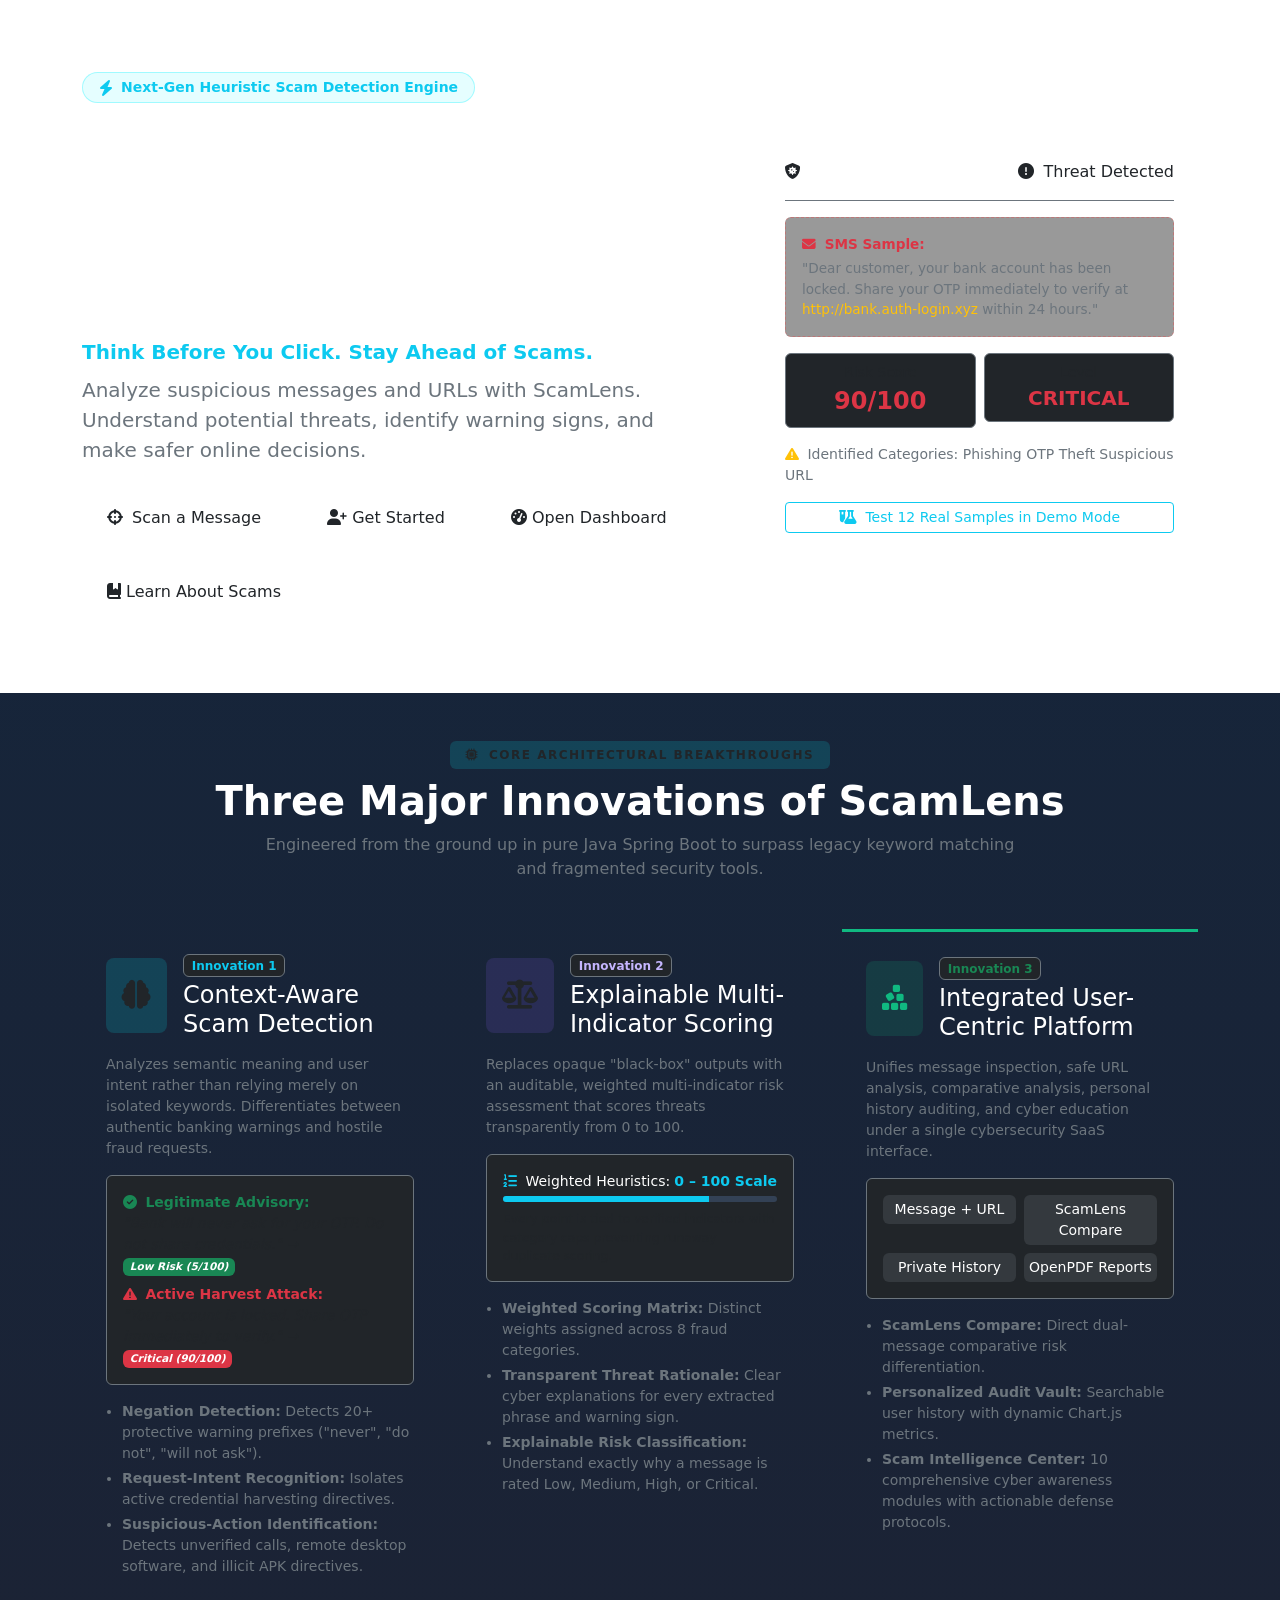
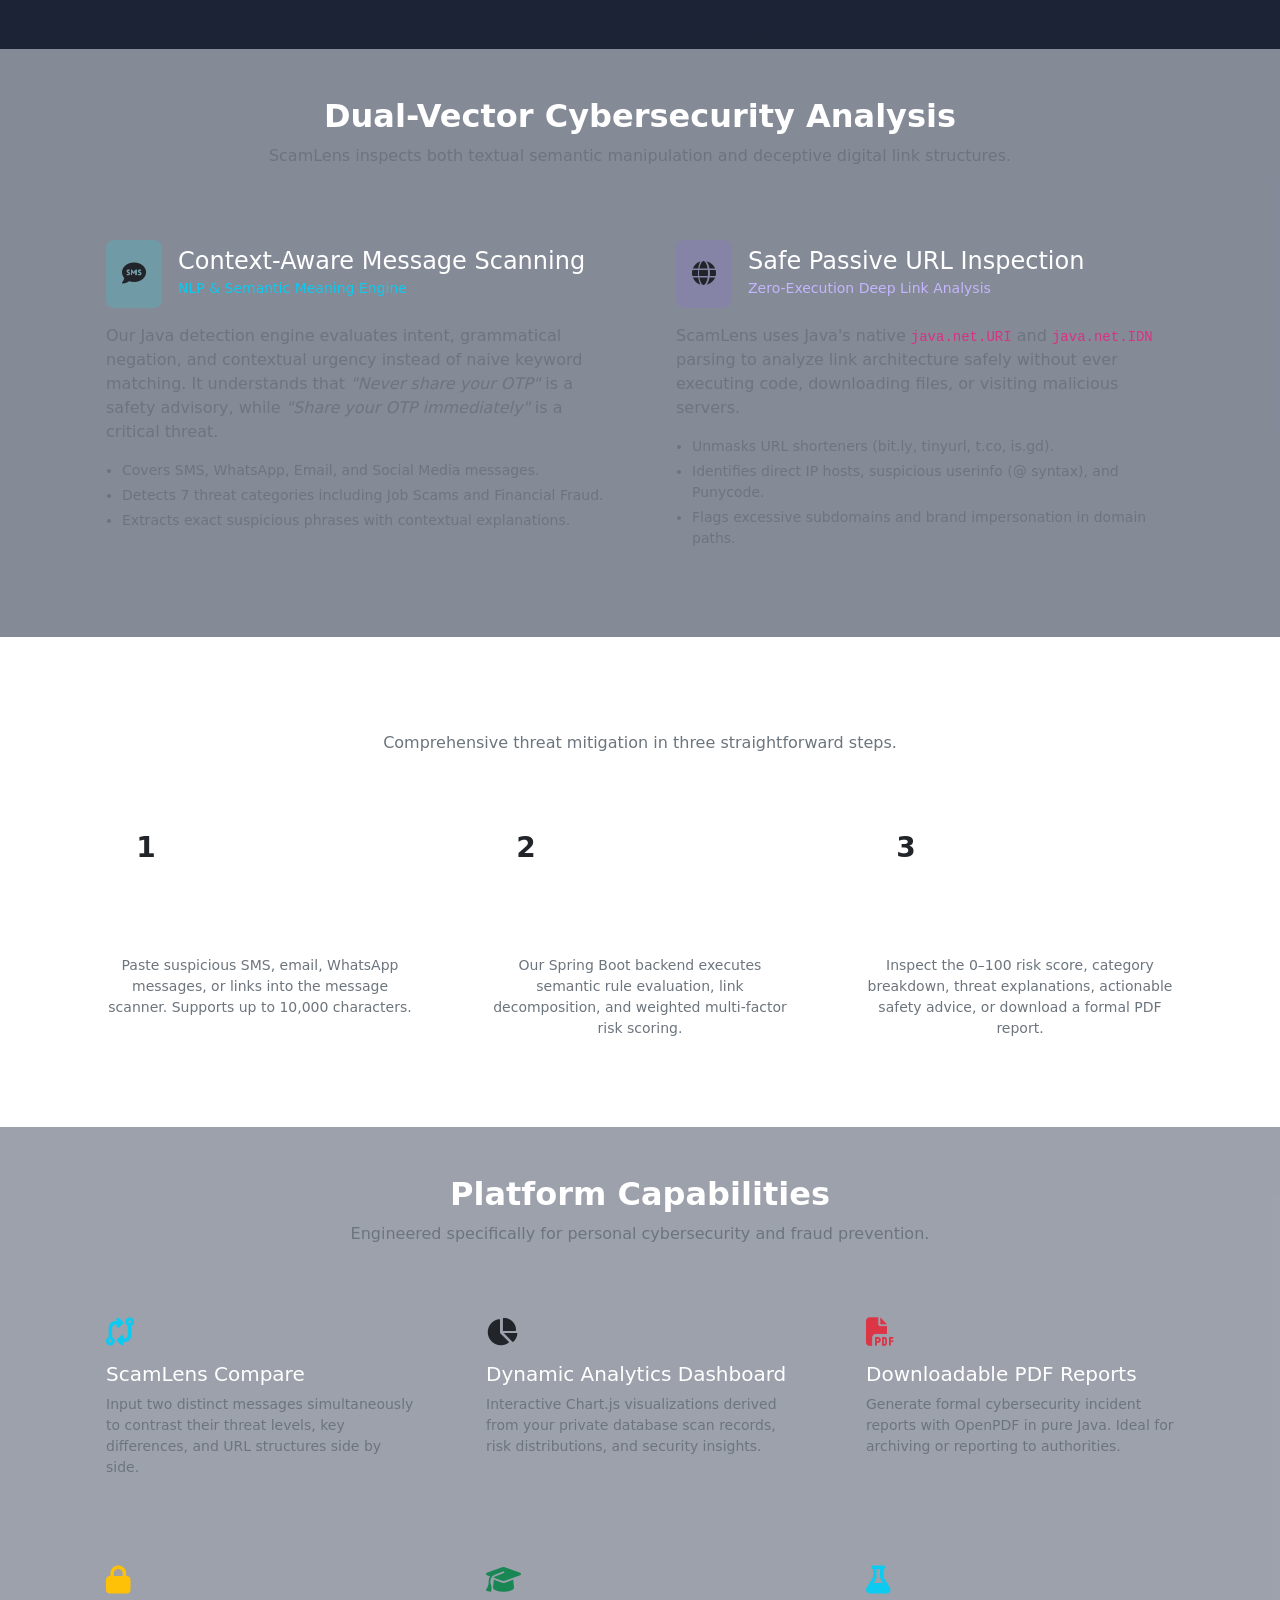
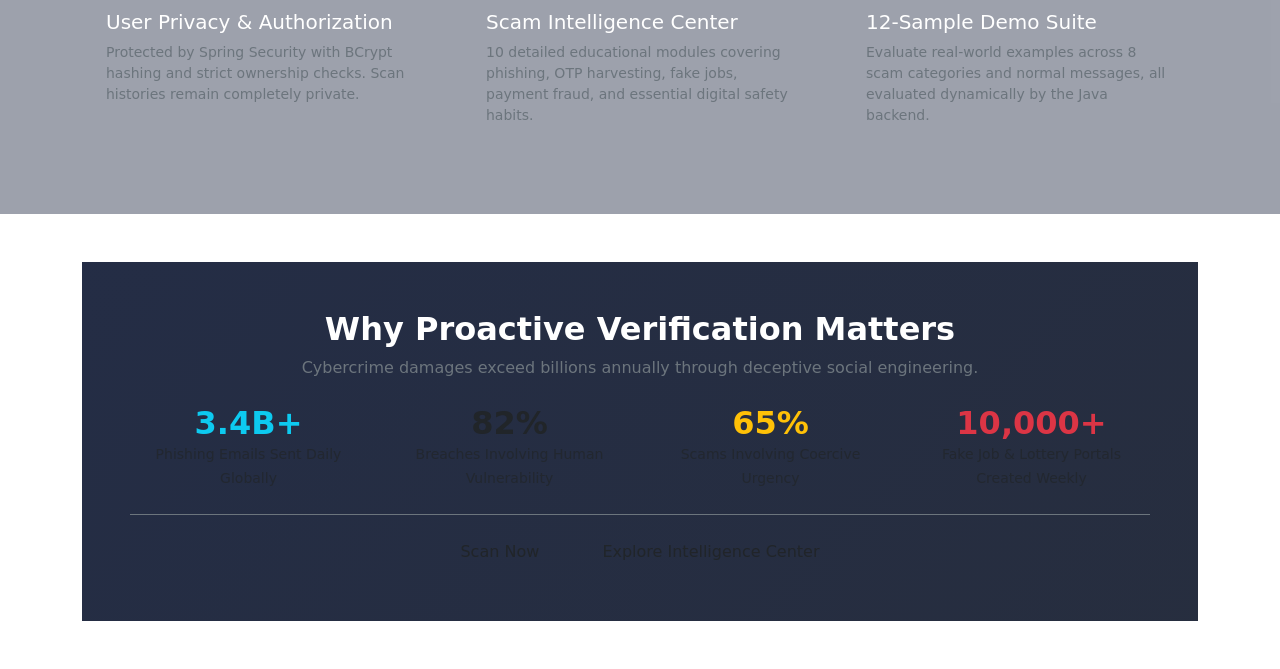
<file: src/main/resources/templates/index.html>
<!DOCTYPE html>
<html xmlns:th="http://www.thymeleaf.org" xmlns:sec="http://www.thymeleaf.org/extras/spring-security" lang="en">
<head>
    <meta charset="UTF-8">
    <meta name="viewport" content="width=device-width, initial-scale=1.0">
    <title>ScamLens - Intelligent Scam Detection & Cybersecurity Analysis Platform</title>
    <!-- Bootstrap 5 CSS -->
    <link href="https://cdn.jsdelivr.net/npm/bootstrap@5.3.2/dist/css/bootstrap.min.css" rel="stylesheet">
    <!-- Font Awesome 6 -->
    <link href="https://cdnjs.cloudflare.com/ajax/libs/font-awesome/6.5.1/css/all.min.css" rel="stylesheet">
    <!-- Custom Cyber CSS -->
    <link rel="stylesheet" th:href="@{/css/styles.css}">
</head>
<body>

<!-- Navbar -->
<div th:replace="~{fragments/navbar :: navbar}"></div>

<!-- Hero Section -->
<section class="py-5 my-lg-4 position-relative">
    <div class="container">
        <div class="row align-items-center g-5">
            <div class="col-lg-7">
                <div class="d-inline-flex align-items-center gap-2 px-3 py-1 mb-3 rounded-pill" style="background: rgba(0, 240, 255, 0.1); border: 1px solid rgba(0, 240, 255, 0.3);">
                    <i class="fa-solid fa-bolt text-info"></i>
                    <span class="small text-info fw-semibold">Next-Gen Heuristic Scam Detection Engine</span>
                </div>
                <h1 class="display-4 fw-bold text-white mb-3">
                    Detect Scams Before <span style="background: linear-gradient(135deg, var(--accent-cyan), var(--accent-purple)); -webkit-background-clip: text; -webkit-text-fill-color: transparent;">They Reach You.</span>
                </h1>
                <p class="lead text-info fw-semibold mb-2">Think Before You Click. Stay Ahead of Scams.</p>
                <p class="text-secondary fs-5 mb-4">
                    Analyze suspicious messages and URLs with ScamLens. Understand potential threats, identify warning signs, and make safer online decisions.
                </p>
                <div class="d-flex flex-wrap gap-3">
                    <a th:href="@{/scanner}" class="btn btn-cyber px-4 py-3 fs-6">
                        <i class="fa-solid fa-crosshairs me-1"></i> Scan a Message
                    </a>
                    <a th:href="@{/register}" sec:authorize="isAnonymous()" class="btn btn-cyber-outline px-4 py-3 fs-6">
                        <i class="fa-solid fa-user-plus"></i> Get Started
                    </a>
                    <a th:href="@{/dashboard}" sec:authorize="isAuthenticated()" class="btn btn-cyber-outline px-4 py-3 fs-6">
                        <i class="fa-solid fa-gauge-high"></i> Open Dashboard
                    </a>
                    <a th:href="@{/awareness}" class="btn btn-purple px-4 py-3 fs-6">
                        <i class="fa-solid fa-book-bookmark"></i> Learn About Scams
                    </a>
                </div>
            </div>
            <div class="col-lg-5">
                <div class="cyber-card cyber-card-glow p-4">
                    <div class="d-flex align-items-center justify-content-between mb-3 border-bottom border-secondary pb-3">
                        <div class="d-flex align-items-center gap-2">
                            <span class="brand-icon"><i class="fa-solid fa-shield-virus"></i></span>
                            <span class="fw-bold text-white">Live Threat Scanner</span>
                        </div>
                        <span class="badge-risk-critical"><i class="fa-solid fa-circle-exclamation me-1"></i> Threat Detected</span>
                    </div>
                    <div class="p-3 mb-3 rounded" style="background: rgba(0, 0, 0, 0.4); font-family: var(--font-mono); font-size: 0.85rem; border: 1px dashed rgba(239, 68, 68, 0.4);">
                        <p class="text-danger mb-1 fw-bold"><i class="fa-solid fa-envelope me-1"></i> SMS Sample:</p>
                        <p class="text-secondary mb-0">"Dear customer, your bank account has been locked. <span class="highlight-phrase">Share your OTP immediately</span> to verify at <span class="text-warning">http://bank.auth-login.xyz</span> within 24 hours."</p>
                    </div>
                    <div class="row g-2 mb-3">
                        <div class="col-6">
                            <div class="p-2 rounded bg-dark border border-secondary text-center">
                                <small class="text-muted d-block">Risk Score</small>
                                <span class="fs-4 fw-bold text-danger">90/100</span>
                            </div>
                        </div>
                        <div class="col-6">
                            <div class="p-2 rounded bg-dark border border-secondary text-center">
                                <small class="text-muted d-block">Level</small>
                                <span class="fs-5 fw-bold text-danger">CRITICAL</span>
                            </div>
                        </div>
                    </div>
                    <div class="small text-secondary mb-2">
                        <i class="fa-solid fa-triangle-exclamation text-warning me-1"></i> Identified Categories:
                        <span class="category-tag">Phishing</span>
                        <span class="category-tag">OTP Theft</span>
                        <span class="category-tag">Suspicious URL</span>
                    </div>
                    <a th:href="@{/demo}" class="btn btn-outline-info w-100 btn-sm mt-2">
                        <i class="fa-solid fa-flask-vial me-1"></i> Test 12 Real Samples in Demo Mode
                    </a>
                </div>
            </div>
        </div>
    </div>
</section>

<!-- Three Major Innovations Section -->
<section class="py-5" style="background: linear-gradient(180deg, rgba(10, 25, 47, 0.95), rgba(15, 23, 42, 0.95)); border-top: 1px solid var(--accent-cyan); border-bottom: 1px solid var(--border-color);">
    <div class="container">
        <div class="text-center mb-5">
            <span class="badge px-3 py-2 text-uppercase mb-2" style="background: rgba(0, 240, 255, 0.15); color: var(--accent-cyan); border: 1px solid var(--accent-cyan); letter-spacing: 1.5px; font-weight: 600;">
                <i class="fa-solid fa-microchip me-1"></i> Core Architectural Breakthroughs
            </span>
            <h2 class="fw-bold text-white fs-1">Three Major Innovations of ScamLens</h2>
            <p class="text-secondary mx-auto" style="max-width: 750px;">
                Engineered from the ground up in pure Java Spring Boot to surpass legacy keyword matching and fragmented security tools.
            </p>
        </div>

        <div class="row g-4">
            <!-- Innovation 1 -->
            <div class="col-lg-4">
                <div class="cyber-card h-100 p-4 position-relative" style="border-top: 3px solid var(--accent-cyan);">
                    <div class="d-flex align-items-center gap-3 mb-3">
                        <div class="p-3 rounded-3" style="background: rgba(0, 240, 255, 0.15); color: var(--accent-cyan); font-size: 1.8rem;">
                            <i class="fa-solid fa-brain"></i>
                        </div>
                        <div>
                            <span class="badge bg-dark border border-secondary text-info mb-1">Innovation 1</span>
                            <h4 class="text-white mb-0">Context-Aware Scam Detection</h4>
                        </div>
                    </div>
                    <p class="text-secondary small mb-3">
                        Analyzes semantic meaning and user intent rather than relying merely on isolated keywords. Differentiates between authentic banking warnings and hostile fraud requests.
                    </p>
                    <div class="p-3 rounded bg-dark border border-secondary mb-3 small">
                        <div class="text-success mb-2">
                            <i class="fa-solid fa-check-circle me-1"></i> <strong>Legitimate Advisory:</strong>
                            <div class="text-muted fst-italic">"Bank will never ask for your OTP. Do not share credentials." &rarr; <span class="badge bg-success">Low Risk (5/100)</span></div>
                        </div>
                        <div class="text-danger">
                            <i class="fa-solid fa-triangle-exclamation me-1"></i> <strong>Active Harvest Attack:</strong>
                            <div class="text-muted fst-italic">"Your account is locked. Share OTP immediately to verify." &rarr; <span class="badge bg-danger">Critical (90/100)</span></div>
                        </div>
                    </div>
                    <ul class="text-secondary small ps-3 mb-0">
                        <li class="mb-1"><strong>Negation Detection:</strong> Detects 20+ protective warning prefixes ("never", "do not", "will not ask").</li>
                        <li class="mb-1"><strong>Request-Intent Recognition:</strong> Isolates active credential harvesting directives.</li>
                        <li><strong>Suspicious-Action Identification:</strong> Detects unverified calls, remote desktop software, and illicit APK directives.</li>
                    </ul>
                </div>
            </div>

            <!-- Innovation 2 -->
            <div class="col-lg-4">
                <div class="cyber-card h-100 p-4 position-relative" style="border-top: 3px solid var(--accent-purple);">
                    <div class="d-flex align-items-center gap-3 mb-3">
                        <div class="p-3 rounded-3" style="background: rgba(139, 92, 246, 0.15); color: var(--accent-purple); font-size: 1.8rem;">
                            <i class="fa-solid fa-scale-balanced"></i>
                        </div>
                        <div>
                            <span class="badge bg-dark border border-secondary text-purple mb-1" style="color: #c4b5fd;">Innovation 2</span>
                            <h4 class="text-white mb-0">Explainable Multi-Indicator Scoring</h4>
                        </div>
                    </div>
                    <p class="text-secondary small mb-3">
                        Replaces opaque "black-box" outputs with an auditable, weighted multi-indicator risk assessment that scores threats transparently from 0 to 100.
                    </p>
                    <div class="p-3 rounded bg-dark border border-secondary mb-3 small">
                        <div class="d-flex justify-content-between mb-1">
                            <span class="text-white"><i class="fa-solid fa-list-ol text-info me-1"></i> Weighted Heuristics:</span>
                            <span class="text-info fw-bold">0 &ndash; 100 Scale</span>
                        </div>
                        <div class="progress mb-2" style="height: 6px; background-color: #334155;">
                            <div class="progress-bar bg-info" role="progressbar" style="width: 75%"></div>
                        </div>
                        <div class="text-muted small">
                            Every point is tied to verified indicators with category caps preventing runaway duplicate scoring.
                        </div>
                    </div>
                    <ul class="text-secondary small ps-3 mb-0">
                        <li class="mb-1"><strong>Weighted Scoring Matrix:</strong> Distinct weights assigned across 8 fraud categories.</li>
                        <li class="mb-1"><strong>Transparent Threat Rationale:</strong> Clear cyber explanations for every extracted phrase and warning sign.</li>
                        <li><strong>Explainable Risk Classification:</strong> Understand exactly why a message is rated Low, Medium, High, or Critical.</li>
                    </ul>
                </div>
            </div>

            <!-- Innovation 3 -->
            <div class="col-lg-4">
                <div class="cyber-card h-100 p-4 position-relative" style="border-top: 3px solid #10b981;">
                    <div class="d-flex align-items-center gap-3 mb-3">
                        <div class="p-3 rounded-3" style="background: rgba(16, 185, 129, 0.15); color: #10b981; font-size: 1.8rem;">
                            <i class="fa-solid fa-cubes-stacked"></i>
                        </div>
                        <div>
                            <span class="badge bg-dark border border-secondary text-success mb-1">Innovation 3</span>
                            <h4 class="text-white mb-0">Integrated User-Centric Platform</h4>
                        </div>
                    </div>
                    <p class="text-secondary small mb-3">
                        Unifies message inspection, safe URL analysis, comparative analysis, personal history auditing, and cyber education under a single cybersecurity SaaS interface.
                    </p>
                    <div class="p-3 rounded bg-dark border border-secondary mb-3 small">
                        <div class="row g-2 text-center">
                            <div class="col-6">
                                <div class="p-1 rounded bg-secondary bg-opacity-25 text-white">Message + URL</div>
                            </div>
                            <div class="col-6">
                                <div class="p-1 rounded bg-secondary bg-opacity-25 text-white">ScamLens Compare</div>
                            </div>
                            <div class="col-6">
                                <div class="p-1 rounded bg-secondary bg-opacity-25 text-white">Private History</div>
                            </div>
                            <div class="col-6">
                                <div class="p-1 rounded bg-secondary bg-opacity-25 text-white">OpenPDF Reports</div>
                            </div>
                        </div>
                    </div>
                    <ul class="text-secondary small ps-3 mb-0">
                        <li class="mb-1"><strong>ScamLens Compare:</strong> Direct dual-message comparative risk differentiation.</li>
                        <li class="mb-1"><strong>Personalized Audit Vault:</strong> Searchable user history with dynamic Chart.js metrics.</li>
                        <li><strong>Scam Intelligence Center:</strong> 10 comprehensive cyber awareness modules with actionable defense protocols.</li>
                    </ul>
                </div>
            </div>
        </div>
    </div>
</section>

<!-- Message & URL Scanning Intro Section -->
<section class="py-5" style="background: rgba(12, 22, 49, 0.5); border-top: 1px solid var(--border-color); border-bottom: 1px solid var(--border-color);">
    <div class="container">
        <div class="text-center mb-5">
            <h2 class="fw-bold text-white">Dual-Vector Cybersecurity Analysis</h2>
            <p class="text-secondary">ScamLens inspects both textual semantic manipulation and deceptive digital link structures.</p>
        </div>
        <div class="row g-4">
            <div class="col-md-6">
                <div class="cyber-card h-100 p-4">
                    <div class="d-flex align-items-center gap-3 mb-3">
                        <div class="p-3 rounded-3" style="background: rgba(0, 240, 255, 0.15); color: var(--accent-cyan); font-size: 1.5rem;">
                            <i class="fa-solid fa-comment-sms"></i>
                        </div>
                        <div>
                            <h4 class="text-white mb-0">Context-Aware Message Scanning</h4>
                            <small class="text-info">NLP & Semantic Meaning Engine</small>
                        </div>
                    </div>
                    <p class="text-secondary">
                        Our Java detection engine evaluates intent, grammatical negation, and contextual urgency instead of naive keyword matching. It understands that <em>"Never share your OTP"</em> is a safety advisory, while <em>"Share your OTP immediately"</em> is a critical threat.
                    </p>
                    <ul class="text-secondary small ps-3">
                        <li class="mb-1">Covers SMS, WhatsApp, Email, and Social Media messages.</li>
                        <li class="mb-1">Detects 7 threat categories including Job Scams and Financial Fraud.</li>
                        <li>Extracts exact suspicious phrases with contextual explanations.</li>
                    </ul>
                </div>
            </div>
            <div class="col-md-6">
                <div class="cyber-card h-100 p-4">
                    <div class="d-flex align-items-center gap-3 mb-3">
                        <div class="p-3 rounded-3" style="background: rgba(139, 92, 246, 0.15); color: var(--accent-purple); font-size: 1.5rem;">
                            <i class="fa-solid fa-globe"></i>
                        </div>
                        <div>
                            <h4 class="text-white mb-0">Safe Passive URL Inspection</h4>
                            <small class="text-purple" style="color: #c4b5fd;">Zero-Execution Deep Link Analysis</small>
                        </div>
                    </div>
                    <p class="text-secondary">
                        ScamLens uses Java's native <code>java.net.URI</code> and <code>java.net.IDN</code> parsing to analyze link architecture safely without ever executing code, downloading files, or visiting malicious servers.
                    </p>
                    <ul class="text-secondary small ps-3">
                        <li class="mb-1">Unmasks URL shorteners (bit.ly, tinyurl, t.co, is.gd).</li>
                        <li class="mb-1">Identifies direct IP hosts, suspicious userinfo (@ syntax), and Punycode.</li>
                        <li>Flags excessive subdomains and brand impersonation in domain paths.</li>
                    </ul>
                </div>
            </div>
        </div>
    </div>
</section>

<!-- How It Works Section -->
<section class="py-5">
    <div class="container">
        <div class="text-center mb-5">
            <h2 class="fw-bold text-white">How ScamLens Works</h2>
            <p class="text-secondary">Comprehensive threat mitigation in three straightforward steps.</p>
        </div>
        <div class="row g-4 text-center">
            <div class="col-md-4">
                <div class="cyber-card p-4 h-100">
                    <div class="score-circle mb-3" style="border-color: var(--accent-cyan); color: var(--accent-cyan); width: 80px; height: 80px;">
                        <span class="fs-3 fw-bold">1</span>
                    </div>
                    <h5 class="text-white mb-2">Paste Content</h5>
                    <p class="text-secondary small">
                        Paste suspicious SMS, email, WhatsApp messages, or links into the message scanner. Supports up to 10,000 characters.
                    </p>
                </div>
            </div>
            <div class="col-md-4">
                <div class="cyber-card p-4 h-100">
                    <div class="score-circle mb-3" style="border-color: var(--accent-purple); color: var(--accent-purple); width: 80px; height: 80px;">
                        <span class="fs-3 fw-bold">2</span>
                    </div>
                    <h5 class="text-white mb-2">Java Engine Analysis</h5>
                    <p class="text-secondary small">
                        Our Spring Boot backend executes semantic rule evaluation, link decomposition, and weighted multi-factor risk scoring.
                    </p>
                </div>
            </div>
            <div class="col-md-4">
                <div class="cyber-card p-4 h-100">
                    <div class="score-circle mb-3" style="border-color: var(--risk-low); color: var(--risk-low); width: 80px; height: 80px;">
                        <span class="fs-3 fw-bold">3</span>
                    </div>
                    <h5 class="text-white mb-2">Review & Act</h5>
                    <p class="text-secondary small">
                        Inspect the 0–100 risk score, category breakdown, threat explanations, actionable safety advice, or download a formal PDF report.
                    </p>
                </div>
            </div>
        </div>
    </div>
</section>

<!-- Key Platform Features -->
<section class="py-5" style="background: rgba(12, 22, 49, 0.4); border-top: 1px solid var(--border-color); border-bottom: 1px solid var(--border-color);">
    <div class="container">
        <div class="text-center mb-5">
            <h2 class="fw-bold text-white">Platform Capabilities</h2>
            <p class="text-secondary">Engineered specifically for personal cybersecurity and fraud prevention.</p>
        </div>
        <div class="row g-4">
            <div class="col-lg-4 col-md-6">
                <div class="cyber-card p-4 h-100">
                    <i class="fa-solid fa-code-compare fs-3 text-info mb-3"></i>
                    <h5 class="text-white">ScamLens Compare</h5>
                    <p class="text-secondary small">Input two distinct messages simultaneously to contrast their threat levels, key differences, and URL structures side by side.</p>
                </div>
            </div>
            <div class="col-lg-4 col-md-6">
                <div class="cyber-card p-4 h-100">
                    <i class="fa-solid fa-chart-pie fs-3 text-purple mb-3" style="color: var(--accent-purple);"></i>
                    <h5 class="text-white">Dynamic Analytics Dashboard</h5>
                    <p class="text-secondary small">Interactive Chart.js visualizations derived from your private database scan records, risk distributions, and security insights.</p>
                </div>
            </div>
            <div class="col-lg-4 col-md-6">
                <div class="cyber-card p-4 h-100">
                    <i class="fa-solid fa-file-pdf fs-3 text-danger mb-3"></i>
                    <h5 class="text-white">Downloadable PDF Reports</h5>
                    <p class="text-secondary small">Generate formal cybersecurity incident reports with OpenPDF in pure Java. Ideal for archiving or reporting to authorities.</p>
                </div>
            </div>
            <div class="col-lg-4 col-md-6">
                <div class="cyber-card p-4 h-100">
                    <i class="fa-solid fa-lock fs-3 text-warning mb-3"></i>
                    <h5 class="text-white">User Privacy & Authorization</h5>
                    <p class="text-secondary small">Protected by Spring Security with BCrypt hashing and strict ownership checks. Scan histories remain completely private.</p>
                </div>
            </div>
            <div class="col-lg-4 col-md-6">
                <div class="cyber-card p-4 h-100">
                    <i class="fa-solid fa-graduation-cap fs-3 text-success mb-3"></i>
                    <h5 class="text-white">Scam Intelligence Center</h5>
                    <p class="text-secondary small">10 detailed educational modules covering phishing, OTP harvesting, fake jobs, payment fraud, and essential digital safety habits.</p>
                </div>
            </div>
            <div class="col-lg-4 col-md-6">
                <div class="cyber-card p-4 h-100">
                    <i class="fa-solid fa-flask fs-3 text-info mb-3"></i>
                    <h5 class="text-white">12-Sample Demo Suite</h5>
                    <p class="text-secondary small">Evaluate real-world examples across 8 scam categories and normal messages, all evaluated dynamically by the Java backend.</p>
                </div>
            </div>
        </div>
    </div>
</section>

<!-- Cybersecurity Statistics Section -->
<section class="py-5">
    <div class="container">
        <div class="cyber-card p-5 text-center" style="background: linear-gradient(135deg, rgba(12, 22, 49, 0.9), rgba(15, 23, 42, 0.9)); border: 1px solid var(--accent-cyan);">
            <h2 class="fw-bold text-white mb-2">Why Proactive Verification Matters</h2>
            <p class="text-secondary mb-4">Cybercrime damages exceed billions annually through deceptive social engineering.</p>
            <div class="row g-4 text-center">
                <div class="col-md-3 col-6">
                    <h2 class="fw-bold text-info mb-0">3.4B+</h2>
                    <small class="text-muted">Phishing Emails Sent Daily Globally</small>
                </div>
                <div class="col-md-3 col-6">
                    <h2 class="fw-bold text-purple mb-0" style="color: var(--accent-purple);">82%</h2>
                    <small class="text-muted">Breaches Involving Human Vulnerability</small>
                </div>
                <div class="col-md-3 col-6">
                    <h2 class="fw-bold text-warning mb-0">65%</h2>
                    <small class="text-muted">Scams Involving Coercive Urgency</small>
                </div>
                <div class="col-md-3 col-6">
                    <h2 class="fw-bold text-danger mb-0">10,000+</h2>
                    <small class="text-muted">Fake Job & Lottery Portals Created Weekly</small>
                </div>
            </div>
            <div class="mt-4 pt-3 border-top border-secondary">
                <a th:href="@{/scanner}" class="btn btn-cyber px-4 py-2 me-2">Scan Now</a>
                <a th:href="@{/awareness}" class="btn btn-cyber-outline px-4 py-2">Explore Intelligence Center</a>
            </div>
        </div>
    </div>
</section>

<!-- Footer -->
<div th:replace="~{fragments/footer :: footer}"></div>

<!-- Bootstrap 5 JS Bundle -->
<script src="https://cdn.jsdelivr.net/npm/bootstrap@5.3.2/dist/js/bootstrap.bundle.min.js"></script>
<script th:src="@{/js/main.js}"></script>
</body>
</html>
</file>
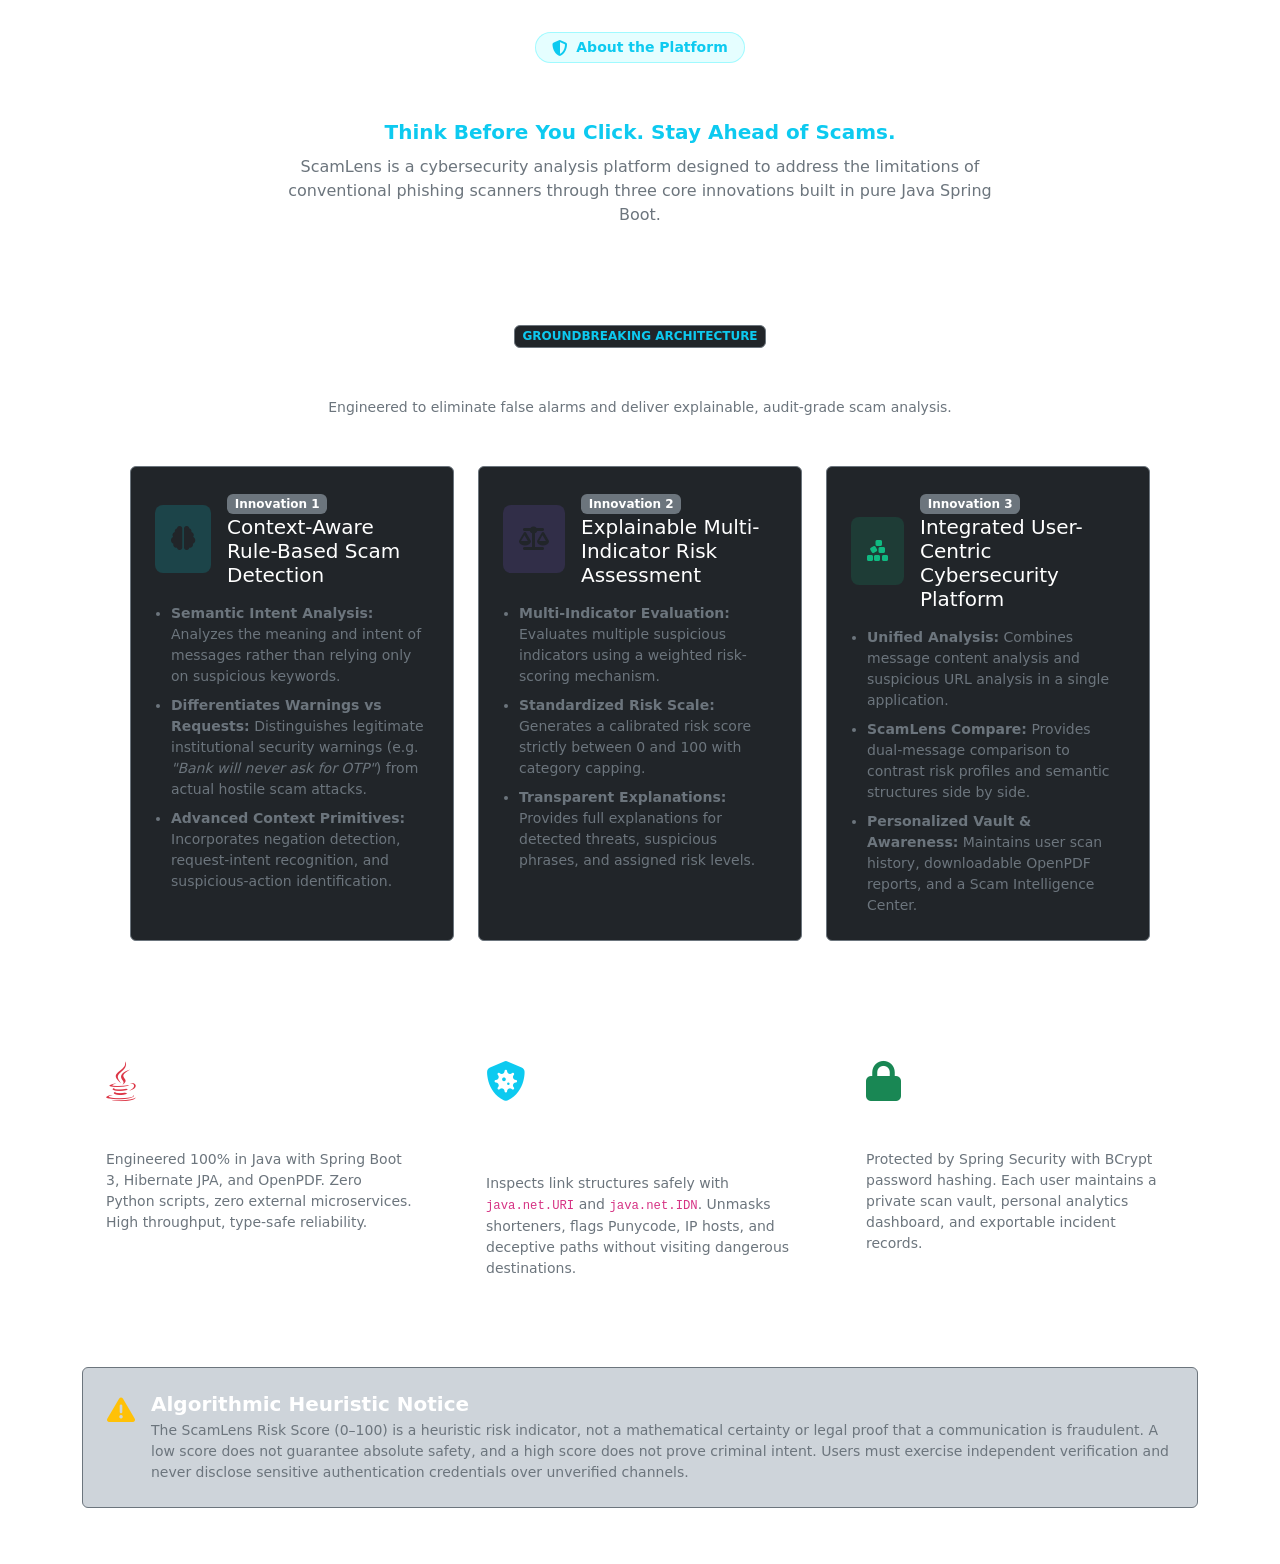
<file: src/main/resources/templates/about.html>
<!DOCTYPE html>
<html xmlns:th="http://www.thymeleaf.org" xmlns:sec="http://www.thymeleaf.org/extras/spring-security" lang="en">
<head>
    <meta charset="UTF-8">
    <meta name="viewport" content="width=device-width, initial-scale=1.0">
    <title>About ScamLens - Platform Architecture & Methodology</title>
    <link href="https://cdn.jsdelivr.net/npm/bootstrap@5.3.2/dist/css/bootstrap.min.css" rel="stylesheet">
    <link href="https://cdnjs.cloudflare.com/ajax/libs/font-awesome/6.5.1/css/all.min.css" rel="stylesheet">
    <link rel="stylesheet" th:href="@{/css/styles.css}">
</head>
<body>

<div th:replace="~{fragments/navbar :: navbar}"></div>

<div class="container py-4 my-2">
    <!-- Header -->
    <div class="text-center mb-5">
        <div class="d-inline-flex align-items-center gap-2 px-3 py-1 mb-2 rounded-pill" style="background: rgba(0, 240, 255, 0.1); border: 1px solid rgba(0, 240, 255, 0.3);">
            <i class="fa-solid fa-shield-halved text-info"></i>
            <span class="small fw-semibold text-info">About the Platform</span>
        </div>
        <h2 class="text-white fw-bold mb-2">Architectural Blueprint & Innovations</h2>
        <p class="lead text-info fw-semibold mb-2">Think Before You Click. Stay Ahead of Scams.</p>
        <p class="text-secondary" style="max-width: 750px; margin: 0 auto;">
            ScamLens is a cybersecurity analysis platform designed to address the limitations of conventional phishing scanners through three core innovations built in pure Java Spring Boot.
        </p>
    </div>

    <!-- Three Major Innovations Section -->
    <div class="cyber-card p-4 p-md-5 mb-5" style="border-top: 3px solid var(--accent-cyan);">
        <div class="text-center mb-4">
            <span class="badge bg-dark border border-secondary text-info mb-2 text-uppercase">Groundbreaking Architecture</span>
            <h3 class="text-white fw-bold">Three Major Innovations of ScamLens</h3>
            <p class="text-secondary small">Engineered to eliminate false alarms and deliver explainable, audit-grade scam analysis.</p>
        </div>

        <div class="row g-4 mt-2">
            <!-- Innovation 1 -->
            <div class="col-lg-4">
                <div class="p-4 rounded bg-dark border border-secondary h-100">
                    <div class="d-flex align-items-center gap-3 mb-3">
                        <div class="p-3 rounded-3" style="background: rgba(0, 240, 255, 0.15); color: var(--accent-cyan); font-size: 1.5rem;">
                            <i class="fa-solid fa-brain"></i>
                        </div>
                        <div>
                            <span class="badge bg-secondary small">Innovation 1</span>
                            <h5 class="text-white mb-0">Context-Aware Rule-Based Scam Detection</h5>
                        </div>
                    </div>
                    <ul class="text-secondary small ps-3 mb-0">
                        <li class="mb-2"><strong>Semantic Intent Analysis:</strong> Analyzes the meaning and intent of messages rather than relying only on suspicious keywords.</li>
                        <li class="mb-2"><strong>Differentiates Warnings vs Requests:</strong> Distinguishes legitimate institutional security warnings (e.g. <em>"Bank will never ask for OTP"</em>) from actual hostile scam attacks.</li>
                        <li><strong>Advanced Context Primitives:</strong> Incorporates negation detection, request-intent recognition, and suspicious-action identification.</li>
                    </ul>
                </div>
            </div>

            <!-- Innovation 2 -->
            <div class="col-lg-4">
                <div class="p-4 rounded bg-dark border border-secondary h-100">
                    <div class="d-flex align-items-center gap-3 mb-3">
                        <div class="p-3 rounded-3" style="background: rgba(139, 92, 246, 0.15); color: var(--accent-purple); font-size: 1.5rem;">
                            <i class="fa-solid fa-scale-balanced"></i>
                        </div>
                        <div>
                            <span class="badge bg-secondary small">Innovation 2</span>
                            <h5 class="text-white mb-0">Explainable Multi-Indicator Risk Assessment</h5>
                        </div>
                    </div>
                    <ul class="text-secondary small ps-3 mb-0">
                        <li class="mb-2"><strong>Multi-Indicator Evaluation:</strong> Evaluates multiple suspicious indicators using a weighted risk-scoring mechanism.</li>
                        <li class="mb-2"><strong>Standardized Risk Scale:</strong> Generates a calibrated risk score strictly between 0 and 100 with category capping.</li>
                        <li><strong>Transparent Explanations:</strong> Provides full explanations for detected threats, suspicious phrases, and assigned risk levels.</li>
                    </ul>
                </div>
            </div>

            <!-- Innovation 3 -->
            <div class="col-lg-4">
                <div class="p-4 rounded bg-dark border border-secondary h-100">
                    <div class="d-flex align-items-center gap-3 mb-3">
                        <div class="p-3 rounded-3" style="background: rgba(16, 185, 129, 0.15); color: #10b981; font-size: 1.5rem;">
                            <i class="fa-solid fa-cubes-stacked"></i>
                        </div>
                        <div>
                            <span class="badge bg-secondary small">Innovation 3</span>
                            <h5 class="text-white mb-0">Integrated User-Centric Cybersecurity Platform</h5>
                        </div>
                    </div>
                    <ul class="text-secondary small ps-3 mb-0">
                        <li class="mb-2"><strong>Unified Analysis:</strong> Combines message content analysis and suspicious URL analysis in a single application.</li>
                        <li class="mb-2"><strong>ScamLens Compare:</strong> Provides dual-message comparison to contrast risk profiles and semantic structures side by side.</li>
                        <li><strong>Personalized Vault & Awareness:</strong> Maintains user scan history, downloadable OpenPDF reports, and a Scam Intelligence Center.</li>
                    </ul>
                </div>
            </div>
        </div>
    </div>

    <!-- Core Technology Pillars -->
    <div class="row g-4 mb-5">
        <div class="col-md-4">
            <div class="cyber-card p-4 h-100">
                <i class="fa-brands fa-java fs-1 text-danger mb-3"></i>
                <h5 class="text-white">Pure Java Backend</h5>
                <p class="text-secondary small">
                    Engineered 100% in Java with Spring Boot 3, Hibernate JPA, and OpenPDF. Zero Python scripts, zero external microservices. High throughput, type-safe reliability.
                </p>
            </div>
        </div>
        <div class="col-md-4">
            <div class="cyber-card p-4 h-100">
                <i class="fa-solid fa-shield-virus fs-1 text-info mb-3"></i>
                <h5 class="text-white">Non-Executing Passive URL Parsing</h5>
                <p class="text-secondary small">
                    Inspects link structures safely with <code>java.net.URI</code> and <code>java.net.IDN</code>. Unmasks shorteners, flags Punycode, IP hosts, and deceptive paths without visiting dangerous destinations.
                </p>
            </div>
        </div>
        <div class="col-md-4">
            <div class="cyber-card p-4 h-100">
                <i class="fa-solid fa-lock fs-1 text-success mb-3"></i>
                <h5 class="text-white">User Privacy & Auditing</h5>
                <p class="text-secondary small">
                    Protected by Spring Security with BCrypt password hashing. Each user maintains a private scan vault, personal analytics dashboard, and exportable incident records.
                </p>
            </div>
        </div>
    </div>

    <!-- Legal & Heuristic Disclaimer -->
    <div class="alert alert-dark border border-secondary p-4 mb-4">
        <div class="d-flex align-items-start gap-3">
            <i class="fa-solid fa-triangle-exclamation text-warning fs-3 mt-1"></i>
            <div>
                <h5 class="text-white fw-bold mb-1">Algorithmic Heuristic Notice</h5>
                <p class="text-secondary small mb-0">
                    The ScamLens Risk Score (0–100) is a heuristic risk indicator, not a mathematical certainty or legal proof that a communication is fraudulent. A low score does not guarantee absolute safety, and a high score does not prove criminal intent. Users must exercise independent verification and never disclose sensitive authentication credentials over unverified channels.
                </p>
            </div>
        </div>
    </div>
</div>

<div th:replace="~{fragments/footer :: footer}"></div>

<script src="https://cdn.jsdelivr.net/npm/bootstrap@5.3.2/dist/js/bootstrap.bundle.min.js"></script>
<script th:src="@{/js/main.js}"></script>
</body>
</html>
</file>
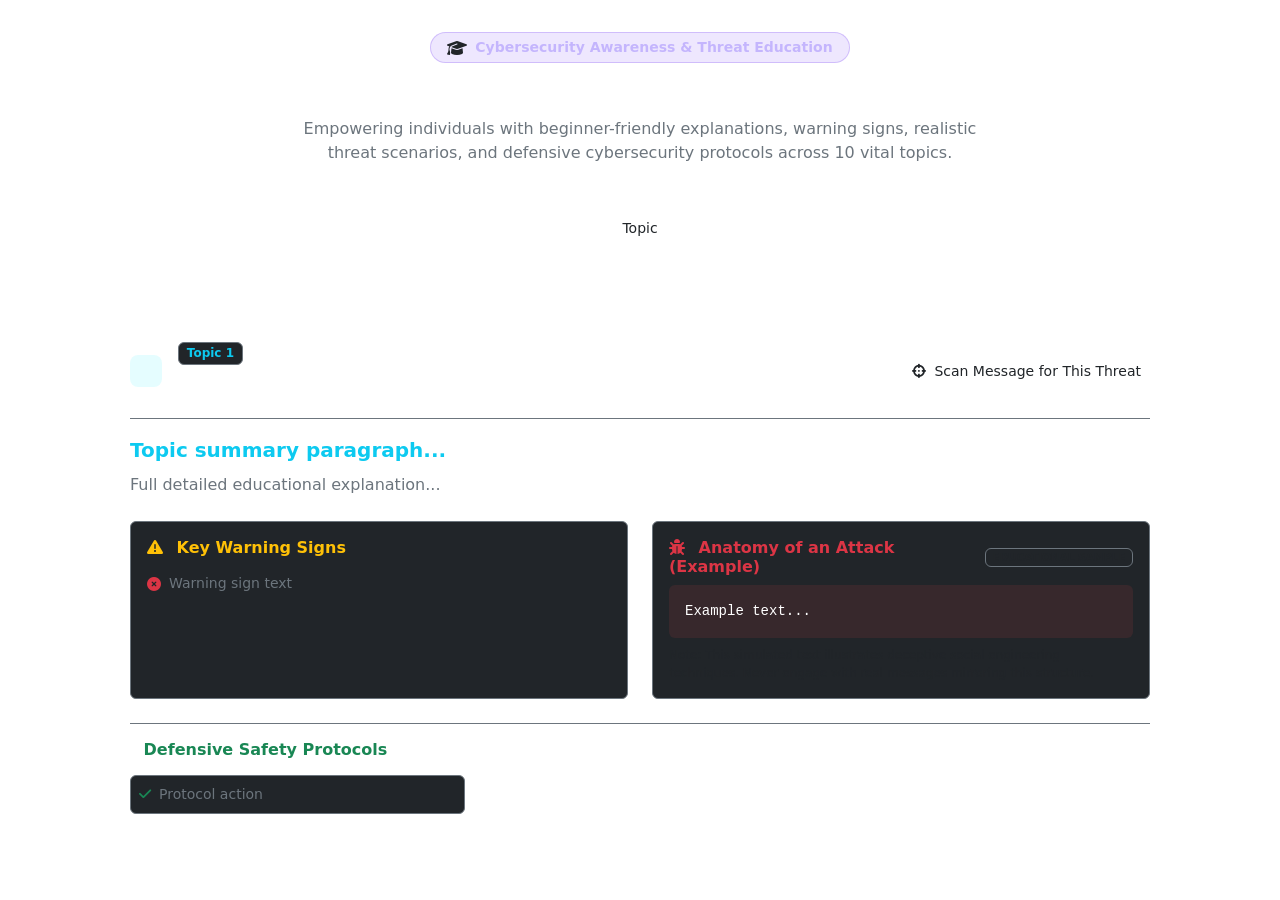
<file: src/main/resources/templates/awareness.html>
<!DOCTYPE html>
<html xmlns:th="http://www.thymeleaf.org" xmlns:sec="http://www.thymeleaf.org/extras/spring-security" lang="en">
<head>
    <meta charset="UTF-8">
    <meta name="viewport" content="width=device-width, initial-scale=1.0">
    <title>Scam Intelligence Center - ScamLens</title>
    <link href="https://cdn.jsdelivr.net/npm/bootstrap@5.3.2/dist/css/bootstrap.min.css" rel="stylesheet">
    <link href="https://cdnjs.cloudflare.com/ajax/libs/font-awesome/6.5.1/css/all.min.css" rel="stylesheet">
    <link rel="stylesheet" th:href="@{/css/styles.css}">
</head>
<body>

<div th:replace="~{fragments/navbar :: navbar}"></div>

<div class="container py-4 my-2">
    <!-- Header -->
    <div class="text-center mb-5">
        <div class="d-inline-flex align-items-center gap-2 px-3 py-1 mb-2 rounded-pill" style="background: rgba(139, 92, 246, 0.15); border: 1px solid rgba(139, 92, 246, 0.3);">
            <i class="fa-solid fa-graduation-cap text-purple" style="color: var(--accent-purple);"></i>
            <span class="small fw-semibold text-purple" style="color: #c4b5fd;">Cybersecurity Awareness & Threat Education</span>
        </div>
        <h2 class="text-white fw-bold mb-2">Scam Intelligence Center</h2>
        <p class="text-secondary" style="max-width: 700px; margin: 0 auto;">
            Empowering individuals with beginner-friendly explanations, warning signs, realistic threat scenarios, and defensive cybersecurity protocols across 10 vital topics.
        </p>
    </div>

    <!-- Quick Navigation Pills -->
    <div class="d-flex flex-wrap justify-content-center gap-2 mb-5">
        <a th:each="topic : ${topics}" th:href="'#' + ${topic.id}" class="btn btn-sm btn-cyber-outline">
            <span th:text="${topic.number} + '. ' + ${topic.title}">Topic</span>
        </a>
    </div>

    <!-- 10 Detailed Educational Topic Modules -->
    <div class="row g-4">
        <div th:each="topic : ${topics}" class="col-12" th:id="${topic.id}">
            <div class="cyber-card p-4 p-md-5">
                <div class="d-flex flex-wrap align-items-center justify-content-between gap-3 mb-3 border-bottom border-secondary pb-3">
                    <div class="d-flex align-items-center gap-3">
                        <div class="p-3 rounded-3" style="background: rgba(0, 240, 255, 0.1); color: var(--accent-cyan); font-size: 1.5rem;">
                            <i th:class="${topic.icon}"></i>
                        </div>
                        <div>
                            <span class="badge bg-dark border border-secondary text-info mb-1" th:text="'Topic ' + ${topic.number} + ' of 10'">Topic 1</span>
                            <h3 class="text-white fw-bold mb-0" th:text="${topic.title}">Topic Title</h3>
                        </div>
                    </div>
                    <a th:href="@{/scanner}" class="btn btn-sm btn-cyber">
                        <i class="fa-solid fa-crosshairs me-1"></i> Scan Message for This Threat
                    </a>
                </div>

                <!-- Summary & Full Explanation -->
                <p class="lead text-info fw-semibold mb-2" th:text="${topic.summary}">Topic summary paragraph...</p>
                <p class="text-secondary mb-4" th:text="${topic.fullExplanation}">Full detailed educational explanation...</p>

                <div class="row g-4">
                    <!-- Warning Signs Checklist -->
                    <div class="col-lg-6">
                        <div class="p-3 rounded bg-dark border border-secondary h-100">
                            <h6 class="text-warning fw-bold mb-3">
                                <i class="fa-solid fa-triangle-exclamation me-2"></i> Key Warning Signs
                            </h6>
                            <ul class="list-unstyled mb-0">
                                <li th:each="sign : ${topic.warningSigns}" class="d-flex align-items-start gap-2 mb-2 small text-secondary">
                                    <i class="fa-solid fa-circle-xmark text-danger mt-1"></i>
                                    <span th:text="${sign}">Warning sign text</span>
                                </li>
                            </ul>
                        </div>
                    </div>

                    <!-- Realistic Threat Example (Clearly labeled educational simulation) -->
                    <div class="col-lg-6">
                        <div class="p-3 rounded bg-dark border border-secondary h-100">
                            <div class="d-flex justify-content-between align-items-center mb-2">
                                <h6 class="text-danger fw-bold mb-0">
                                    <i class="fa-solid fa-bug me-2"></i> Anatomy of an Attack (Example)
                                </h6>
                                <span class="badge bg-dark text-muted border border-secondary" style="font-size: 0.65rem;">EDUCATIONAL SAMPLE</span>
                            </div>
                            <div class="p-3 rounded font-monospace small text-white mb-2" style="background: rgba(239, 68, 68, 0.1); border-left: 3px solid var(--risk-critical);" th:text="${topic.realisticExample}">
                                Example text...
                            </div>
                            <small class="text-muted d-block" style="font-size: 0.75rem;">
                                Note: This simulated text illustrates deceptive social engineering techniques. Never engage with real messages mirroring this structure.
                            </small>
                        </div>
                    </div>
                </div>

                <!-- Recommended Safety Protocols -->
                <div class="mt-4 pt-3 border-top border-secondary">
                    <h6 class="text-success fw-bold mb-3">
                        <i class="fa-solid fa-shield-check me-2"></i> Defensive Safety Protocols
                    </h6>
                    <div class="row g-2">
                        <div th:each="protocol : ${topic.safetyProtocols}" class="col-md-4">
                            <div class="p-2 rounded bg-dark border border-secondary small text-secondary h-100 d-flex align-items-center gap-2">
                                <i class="fa-solid fa-check text-success"></i>
                                <span th:text="${protocol}">Protocol action</span>
                            </div>
                        </div>
                    </div>
                </div>
            </div>
        </div>
    </div>
</div>

<div th:replace="~{fragments/footer :: footer}"></div>

<script src="https://cdn.jsdelivr.net/npm/bootstrap@5.3.2/dist/js/bootstrap.bundle.min.js"></script>
<script th:src="@{/js/main.js}"></script>
</body>
</html>
</file>
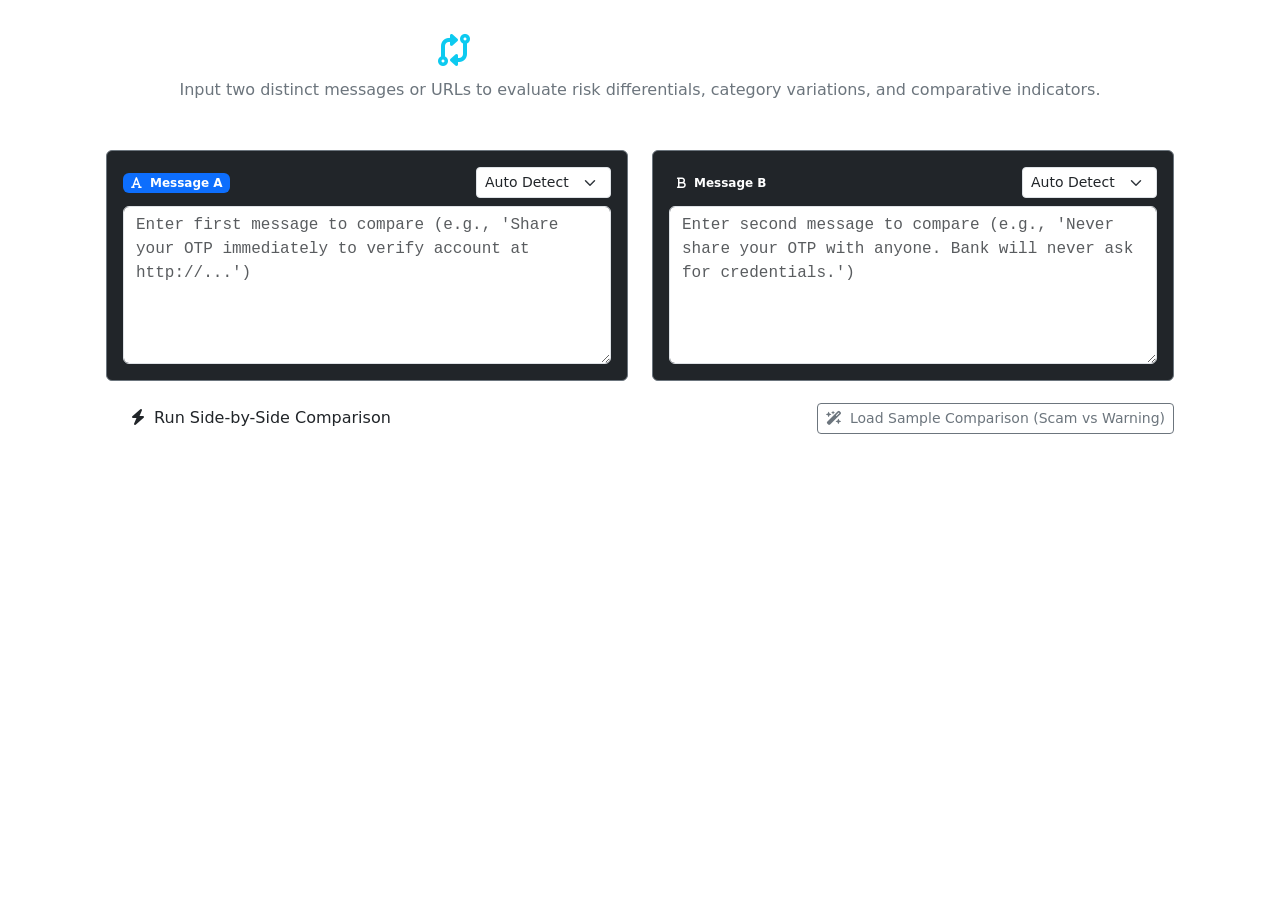
<file: src/main/resources/templates/comparison.html>
<!DOCTYPE html>
<html xmlns:th="http://www.thymeleaf.org" xmlns:sec="http://www.thymeleaf.org/extras/spring-security" lang="en">
<head>
    <meta charset="UTF-8">
    <meta name="viewport" content="width=device-width, initial-scale=1.0">
    <title>ScamLens Compare - Dual Message Threat Analysis</title>
    <link href="https://cdn.jsdelivr.net/npm/bootstrap@5.3.2/dist/css/bootstrap.min.css" rel="stylesheet">
    <link href="https://cdnjs.cloudflare.com/ajax/libs/font-awesome/6.5.1/css/all.min.css" rel="stylesheet">
    <link rel="stylesheet" th:href="@{/css/styles.css}">
</head>
<body>

<div th:replace="~{fragments/navbar :: navbar}"></div>

<div class="container py-4 my-2">
    <!-- Header -->
    <div class="text-center mb-4">
        <h2 class="text-white fw-bold mb-2">
            <i class="fa-solid fa-code-compare text-info me-2"></i> ScamLens Compare
        </h2>
        <p class="text-secondary">Input two distinct messages or URLs to evaluate risk differentials, category variations, and comparative indicators.</p>
    </div>

    <!-- Dual Input Forms Card -->
    <div class="cyber-card cyber-card-glow p-4 mb-4">
        <form id="compareForm" onsubmit="event.preventDefault(); executeComparison();">
            <div class="row g-4 mb-3">
                <!-- Message A -->
                <div class="col-lg-6">
                    <div class="p-3 rounded bg-dark border border-secondary h-100">
                        <div class="d-flex justify-content-between align-items-center mb-2">
                            <span class="badge bg-primary text-white"><i class="fa-solid fa-font me-1"></i> Message A</span>
                            <select id="sourceA" class="form-select form-select-sm w-auto">
                                <option value="Auto Detect" selected>Auto Detect</option>
                                <option value="SMS">SMS</option>
                                <option value="WhatsApp">WhatsApp</option>
                                <option value="Email">Email</option>
                                <option value="Social Media">Social Media</option>
                            </select>
                        </div>
                        <textarea id="textA" class="form-control font-monospace" rows="6" 
                                  placeholder="Enter first message to compare (e.g., 'Share your OTP immediately to verify account at http://...')"></textarea>
                    </div>
                </div>

                <!-- Message B -->
                <div class="col-lg-6">
                    <div class="p-3 rounded bg-dark border border-secondary h-100">
                        <div class="d-flex justify-content-between align-items-center mb-2">
                            <span class="badge bg-purple text-white" style="background-color: var(--accent-purple);"><i class="fa-solid fa-bold me-1"></i> Message B</span>
                            <select id="sourceB" class="form-select form-select-sm w-auto">
                                <option value="Auto Detect" selected>Auto Detect</option>
                                <option value="SMS">SMS</option>
                                <option value="WhatsApp">WhatsApp</option>
                                <option value="Email">Email</option>
                                <option value="Social Media">Social Media</option>
                            </select>
                        </div>
                        <textarea id="textB" class="form-control font-monospace" rows="6" 
                                  placeholder="Enter second message to compare (e.g., 'Never share your OTP with anyone. Bank will never ask for credentials.')"></textarea>
                    </div>
                </div>
            </div>

            <!-- Alerts -->
            <div id="compareAlertBox"></div>

            <div class="d-flex justify-content-between align-items-center flex-wrap gap-2">
                <button type="submit" id="compareBtn" class="btn btn-cyber px-4 py-2">
                    <i class="fa-solid fa-bolt me-1"></i> Run Side-by-Side Comparison
                </button>
                <button type="button" class="btn btn-outline-secondary btn-sm" onclick="loadSampleComparison()">
                    <i class="fa-solid fa-wand-magic-sparkles me-1"></i> Load Sample Comparison (Scam vs Warning)
                </button>
            </div>
        </form>

        <!-- Loading -->
        <div id="compareLoading" class="text-center py-5 d-none">
            <div class="spinner-border text-info mb-3" role="status"></div>
            <h5 class="text-white">Analyzing Dual Message Vectors...</h5>
        </div>
    </div>

    <!-- Comparison Results View -->
    <div id="compareResultContainer" class="d-none">
        <!-- Higher Risk Verdict Banner -->
        <div class="cyber-card p-4 mb-4" id="verdictBanner">
            <div class="d-flex flex-wrap align-items-center justify-content-between gap-3">
                <div>
                    <span class="small text-secondary fw-semibold text-uppercase letter-spacing-1">Comparative Verdict</span>
                    <h3 class="text-white fw-bold mb-1" id="higherRiskText">Message A has Higher Risk</h3>
                    <p class="text-secondary small mb-0" id="diffDescription">Score difference: 85 points.</p>
                </div>
                <div class="alert alert-warning py-2 px-3 small border-0 mb-0" style="max-width: 450px;">
                    <i class="fa-solid fa-triangle-exclamation me-1"></i>
                    <strong>Cautionary Principle:</strong> <span id="safetyNoticeText">The lower-scoring message is not automatically safe. Each message must be validated independently.</span>
                </div>
            </div>
        </div>

        <!-- Side by Side Metrics -->
        <div class="row g-4 mb-4">
            <!-- Message A Column -->
            <div class="col-lg-6">
                <div class="cyber-card p-4 h-100" style="border-top: 4px solid var(--accent-cyan);">
                    <div class="d-flex justify-content-between align-items-center mb-3">
                        <h4 class="text-white mb-0"><i class="fa-solid fa-font text-info me-2"></i> Message A</h4>
                        <div class="d-flex align-items-center gap-2">
                            <span id="langBadgeA" class="badge bg-dark border border-secondary text-info">English</span>
                            <span id="levelBadgeA" class="badge-risk-low">LOW</span>
                        </div>
                    </div>

                    <div class="text-center mb-3">
                        <div id="circleA" class="score-circle" style="width: 100px; height: 100px;">
                            <span id="scoreA" class="score-number fs-3">0</span>
                        </div>
                        <small class="text-secondary fw-semibold d-block mt-1">Risk Score (0–100)</small>
                    </div>

                    <div class="mb-3">
                        <small class="text-secondary fw-semibold d-block mb-1">Context Intent (Innovation 1):</small>
                        <div id="intentA" class="mb-1"></div>
                        <div id="intentDescA" class="small text-secondary"></div>
                    </div>

                    <div class="mb-3">
                        <small class="text-secondary fw-semibold d-block mb-1">Categories Detected:</small>
                        <div id="categoriesA"></div>
                    </div>

                    <div class="mb-3">
                        <small class="text-secondary fw-semibold d-block mb-1">Suspicious Phrases:</small>
                        <div id="phrasesA" class="font-monospace small"></div>
                    </div>

                    <div>
                        <small class="text-secondary fw-semibold d-block mb-1">URL Findings:</small>
                        <div id="urlsA" class="small"></div>
                    </div>
                </div>
            </div>

            <!-- Message B Column -->
            <div class="col-lg-6">
                <div class="cyber-card p-4 h-100" style="border-top: 4px solid var(--accent-purple);">
                    <div class="d-flex justify-content-between align-items-center mb-3">
                        <h4 class="text-white mb-0"><i class="fa-solid fa-bold text-purple me-2" style="color: var(--accent-purple);"></i> Message B</h4>
                        <div class="d-flex align-items-center gap-2">
                            <span id="langBadgeB" class="badge bg-dark border border-secondary text-info">English</span>
                            <span id="levelBadgeB" class="badge-risk-low">LOW</span>
                        </div>
                    </div>

                    <div class="text-center mb-3">
                        <div id="circleB" class="score-circle" style="width: 100px; height: 100px;">
                            <span id="scoreB" class="score-number fs-3">0</span>
                        </div>
                        <small class="text-secondary fw-semibold d-block mt-1">Risk Score (0–100)</small>
                    </div>

                    <div class="mb-3">
                        <small class="text-secondary fw-semibold d-block mb-1">Context Intent (Innovation 1):</small>
                        <div id="intentB" class="mb-1"></div>
                        <div id="intentDescB" class="small text-secondary"></div>
                    </div>

                    <div class="mb-3">
                        <small class="text-secondary fw-semibold d-block mb-1">Categories Detected:</small>
                        <div id="categoriesB"></div>
                    </div>

                    <div class="mb-3">
                        <small class="text-secondary fw-semibold d-block mb-1">Suspicious Phrases:</small>
                        <div id="phrasesB" class="font-monospace small"></div>
                    </div>

                    <div>
                        <small class="text-secondary fw-semibold d-block mb-1">URL Findings:</small>
                        <div id="urlsB" class="small"></div>
                    </div>
                </div>
            </div>
        </div>

        <!-- Key Differences Breakdown -->
        <div class="cyber-card p-4 mb-4">
            <h5 class="text-white mb-3">
                <i class="fa-solid fa-scale-balanced text-info me-2"></i> Key Structural & Semantic Differences
            </h5>
            <ul id="differencesList" class="list-group list-group-flush cyber-card p-3 small text-secondary"></ul>
        </div>

        <!-- Recommendations -->
        <div class="cyber-card p-4">
            <h5 class="text-white mb-3">
                <i class="fa-solid fa-shield-halved text-success me-2"></i> Combined Cybersecurity Guidance
            </h5>
            <ul id="compareRecommendationsList" class="list-group list-group-flush cyber-card p-3 small text-secondary"></ul>
        </div>
    </div>
</div>

<div th:replace="~{fragments/footer :: footer}"></div>

<script src="https://cdn.jsdelivr.net/npm/bootstrap@5.3.2/dist/js/bootstrap.bundle.min.js"></script>
<script th:src="@{/js/main.js}"></script>

<script>
    function loadSampleComparison() {
        document.getElementById('textA').value = "URGENT: Your bank account is locked due to suspicious activity. Share your OTP immediately to verify your credentials: http://bank.secure-auth.xyz within 24 hours.";
        document.getElementById('sourceA').value = "SMS";

        document.getElementById('textB').value = "Security Advisory from State Bank: Never share your OTP, password, or CVV with anyone over phone or text. Bank officials will never ask for credentials.";
        document.getElementById('sourceB').value = "SMS";
    }

    async function executeComparison() {
        const msgA = document.getElementById('textA').value.trim();
        const srcA = document.getElementById('sourceA').value;
        const msgB = document.getElementById('textB').value.trim();
        const srcB = document.getElementById('sourceB').value;

        const alertBox = document.getElementById('compareAlertBox');
        const loading = document.getElementById('compareLoading');
        const resultContainer = document.getElementById('compareResultContainer');
        const compareBtn = document.getElementById('compareBtn');

        alertBox.innerHTML = '';

        if (!msgA || !msgB) {
            ScamLens.showAlert('compareAlertBox', 'Please enter both Message A and Message B to execute comparison.', 'warning');
            return;
        }

        loading.classList.remove('d-none');
        resultContainer.classList.add('d-none');
        compareBtn.disabled = true;

        try {
            const res = await fetch('/api/compare', {
                method: 'POST',
                headers: { 'Content-Type': 'application/json' },
                body: JSON.stringify({
                    messageA: msgA,
                    sourceTypeA: srcA,
                    messageB: msgB,
                    sourceTypeB: srcB
                })
            });

            const data = await res.json();
            if (!res.ok || !data.success) {
                throw new Error(data.message || 'Comparison failed.');
            }

            renderComparison(data.data);
            resultContainer.classList.remove('d-none');
            resultContainer.scrollIntoView({ behavior: 'smooth', block: 'start' });

        } catch (err) {
            ScamLens.showAlert('compareAlertBox', err.message, 'danger');
        } finally {
            loading.classList.add('d-none');
            compareBtn.disabled = false;
        }
    }

    function renderComparison(data) {
        const a = data.scanA;
        const b = data.scanB;

        // Verdict
        document.getElementById('higherRiskText').textContent = data.riskLevelComparison;
        document.getElementById('diffDescription').textContent = `Risk Score Delta: ${data.scoreDifference} points.`;
        document.getElementById('safetyNoticeText').textContent = data.safetyNotice;

        // Render Column A
        populateColumn('A', a);

        // Render Column B
        populateColumn('B', b);

        // Differences
        const diffList = document.getElementById('differencesList');
        diffList.innerHTML = '';
        data.mainDifferences.forEach(d => {
            const li = document.createElement('li');
            li.className = 'list-group-item bg-transparent text-secondary border-0 ps-0 pb-1';
            li.innerHTML = `<i class="fa-solid fa-arrow-right text-info me-2"></i> ${d}`;
            diffList.appendChild(li);
        });

        // Recommendations
        const recList = document.getElementById('compareRecommendationsList');
        recList.innerHTML = '';
        data.combinedRecommendations.forEach(r => {
            const li = document.createElement('li');
            li.className = 'list-group-item bg-transparent text-secondary border-0 ps-0 pb-1';
            li.innerHTML = `<i class="fa-solid fa-check text-success me-2"></i> ${r}`;
            recList.appendChild(li);
        });
    }

    function populateColumn(suffix, scan) {
        const scoreEl = document.getElementById(`score${suffix}`);
        const circleEl = document.getElementById(`circle${suffix}`);
        const badgeEl = document.getElementById(`levelBadge${suffix}`);
        const langEl = document.getElementById(`langBadge${suffix}`);

        if (langEl) {
            langEl.textContent = scan.detectedLanguage || 'English';
        }

        scoreEl.textContent = scan.riskScore;
        const color = ScamLens.getRiskColor(scan.riskLevel);
        circleEl.style.borderColor = color;
        circleEl.style.color = color;

        badgeEl.textContent = scan.riskLevel.toUpperCase();
        badgeEl.className = ScamLens.getRiskBadgeClass(scan.riskLevel);

        // Context Intent (Innovation 1)
        const intentBox = document.getElementById(`intent${suffix}`);
        const intentDescBox = document.getElementById(`intentDesc${suffix}`);
        const isTamil = (scan.languageCode === 'ta' || (scan.detectedLanguage && scan.detectedLanguage.includes('Tamil')));
        if (scan.contextEvaluation) {
            const ctx = scan.contextEvaluation;
            let bClass = ctx.intentType === 'LEGITIMATE_WARNING' ? 'bg-success' : (ctx.intentType === 'ACTIVE_SCAM_REQUEST' ? 'bg-danger' : 'bg-warning text-dark');
            const intentLabel = (isTamil && ctx.intentTypeTa) ? ctx.intentTypeTa : ctx.intentType.replace(/_/g, ' ');
            const intentDesc = (isTamil && ctx.intentDescriptionTa) ? ctx.intentDescriptionTa : ctx.intentDescription;
            intentBox.innerHTML = `<span class="badge ${bClass}">${intentLabel}</span>`;
            intentDescBox.textContent = intentDesc;
        } else {
            intentBox.innerHTML = `<span class="badge bg-secondary">${scan.warningContext ? (isTamil ? 'பாதுகாப்பு எச்சரிக்கை' : 'LEGITIMATE WARNING') : (isTamil ? 'வழக்கமான மதிப்பீடு' : 'STANDARD')}</span>`;
            intentDescBox.textContent = scan.warningContext ? (isTamil ? 'கல்வி பாதுகாப்பு எச்சரிக்கையாக அங்கீகரிக்கப்பட்டது' : 'Recognized as educational security advisory') : (isTamil ? 'வழக்கமான செய்தி மதிப்பீடு' : 'Standard message evaluation');
        }

        // Categories
        const catBox = document.getElementById(`categories${suffix}`);
        catBox.innerHTML = '';
        const cats = (isTamil && scan.categoriesTa && scan.categoriesTa.length > 0) ? scan.categoriesTa : scan.categories;
        if (cats && cats.length > 0) {
            cats.forEach(c => {
                catBox.innerHTML += `<span class="category-tag">${c}</span>`;
            });
        } else {
            catBox.innerHTML = `<small class="text-muted">${isTamil ? 'எதுவுமில்லை' : 'None'}</small>`;
        }

        // Phrases
        const phraseBox = document.getElementById(`phrases${suffix}`);
        phraseBox.innerHTML = '';
        if (scan.suspiciousPhrases && scan.suspiciousPhrases.length > 0) {
            scan.suspiciousPhrases.forEach(p => {
                phraseBox.innerHTML += `<span class="highlight-phrase me-1 mb-1 d-inline-block">${p}</span>`;
            });
        } else {
            phraseBox.innerHTML = '<small class="text-muted">No explicit threat phrases</small>';
        }

        // URLs
        const urlBox = document.getElementById(`urls${suffix}`);
        urlBox.innerHTML = '';
        if (scan.urlFindings && scan.urlFindings.length > 0) {
            scan.urlFindings.forEach(u => {
                const badge = u.suspicious ? '<span class="text-danger fw-bold">[Suspicious]</span>' : '<span class="text-success">[Low Risk]</span>';
                urlBox.innerHTML += `<div><code>${u.originalUrl}</code> ${badge}</div>`;
            });
        } else {
            urlBox.innerHTML = '<small class="text-muted">No links detected</small>';
        }
    }
</script>
</body>
</html>
</file>
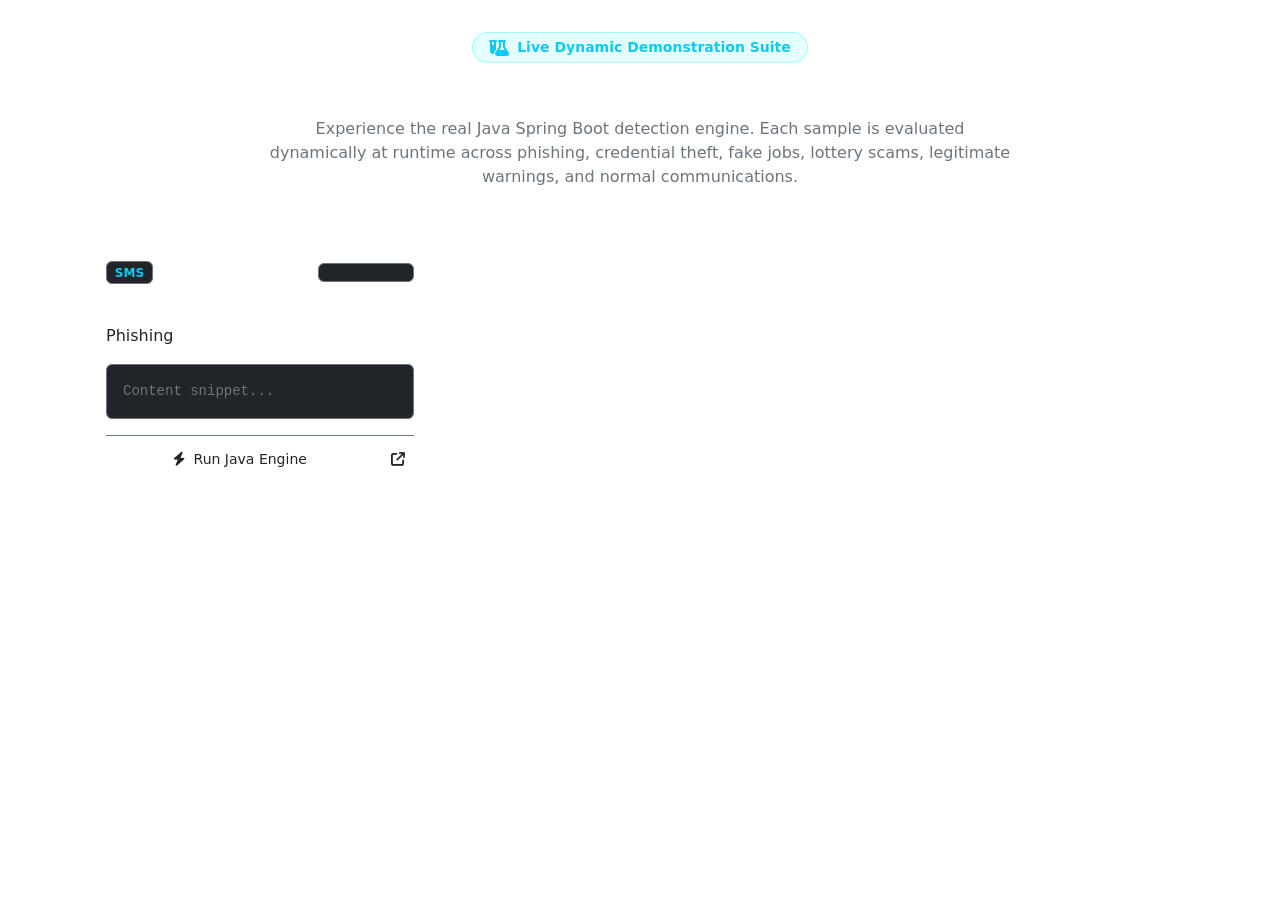
<file: src/main/resources/templates/demo.html>
<!DOCTYPE html>
<html xmlns:th="http://www.thymeleaf.org" xmlns:sec="http://www.thymeleaf.org/extras/spring-security" lang="en">
<head>
    <meta charset="UTF-8">
    <meta name="viewport" content="width=device-width, initial-scale=1.0">
    <title>Demo Mode - 12 Sample Scenarios - ScamLens</title>
    <link href="https://cdn.jsdelivr.net/npm/bootstrap@5.3.2/dist/css/bootstrap.min.css" rel="stylesheet">
    <link href="https://cdnjs.cloudflare.com/ajax/libs/font-awesome/6.5.1/css/all.min.css" rel="stylesheet">
    <link rel="stylesheet" th:href="@{/css/styles.css}">
</head>
<body>

<div th:replace="~{fragments/navbar :: navbar}"></div>

<div class="container py-4 my-2">
    <!-- Header -->
    <div class="text-center mb-5">
        <div class="d-inline-flex align-items-center gap-2 px-3 py-1 mb-2 rounded-pill" style="background: rgba(0, 240, 255, 0.1); border: 1px solid rgba(0, 240, 255, 0.3);">
            <i class="fa-solid fa-flask-vial text-info"></i>
            <span class="small fw-semibold text-info">Live Dynamic Demonstration Suite</span>
        </div>
        <h2 class="text-white fw-bold mb-2">12 Realistic Cybersecurity Samples</h2>
        <p class="text-secondary" style="max-width: 750px; margin: 0 auto;">
            Experience the real Java Spring Boot detection engine. Each sample is evaluated dynamically at runtime across phishing, credential theft, fake jobs, lottery scams, legitimate warnings, and normal communications.
        </p>
    </div>

    <!-- Alert Box -->
    <div id="demoAlertBox"></div>

    <!-- 12 Demo Sample Cards -->
    <div class="row g-4 mb-5">
        <div th:each="sample : ${samples}" class="col-lg-4 col-md-6">
            <div class="cyber-card h-100 d-flex flex-column justify-content-between p-4">
                <div>
                    <div class="d-flex justify-content-between align-items-center mb-2">
                        <span class="badge bg-dark border border-secondary text-info" th:text="${sample.sourceType}">SMS</span>
                        <span class="badge bg-dark border border-secondary text-muted" style="font-size: 0.65rem;">SAMPLE DATA</span>
                    </div>
                    <h5 class="text-white fw-bold mb-2" th:text="${sample.title}">Sample Title</h5>
                    <div class="mb-3">
                        <span class="category-tag" th:text="${sample.expectedCategory}">Phishing</span>
                    </div>
                    <div class="p-3 rounded bg-dark border border-secondary font-monospace small text-secondary mb-3" style="max-height: 130px; overflow-y: auto;" th:text="${sample.content}">
                        Content snippet...
                    </div>
                </div>

                <div class="d-flex gap-2 pt-2 border-top border-secondary">
                    <button type="button" class="btn btn-cyber btn-sm flex-grow-1" th:onclick="'analyzeDemo(\'' + ${sample.id} + '\')'">
                        <i class="fa-solid fa-bolt me-1"></i> Run Java Engine
                    </button>
                    <a th:href="@{'/scanner?demoId=' + ${sample.id}}" class="btn btn-cyber-outline btn-sm" title="Open in Scanner">
                        <i class="fa-solid fa-arrow-up-right-from-square"></i>
                    </a>
                </div>
            </div>
        </div>
    </div>
</div>

<!-- Modal for Live Demo Results -->
<div class="modal fade" id="demoResultModal" tabindex="-1" aria-labelledby="demoModalTitle" aria-hidden="true">
    <div class="modal-dialog modal-lg modal-dialog-centered">
        <div class="modal-content cyber-card p-3 border border-secondary">
            <div class="modal-header border-bottom border-secondary">
                <div>
                    <span class="badge bg-dark border border-secondary text-info mb-1">Live Engine Response</span>
                    <h5 class="modal-title text-white fw-bold" id="demoModalTitle">Dynamic Heuristic Evaluation</h5>
                </div>
                <button type="button" class="btn-close btn-close-white" data-bs-dismiss="modal" aria-label="Close"></button>
            </div>
            <div class="modal-body">
                <div class="row align-items-center mb-4">
                    <div class="col-sm-4 text-center">
                        <div id="modalScoreCircle" class="score-circle">
                            <span id="modalScoreNumber" class="score-number">0</span>
                            <span id="modalScoreLabel" class="score-label">LOW</span>
                        </div>
                    </div>
                    <div class="col-sm-8">
                        <small class="text-muted d-block mb-1">Categories Identified by Java Engine:</small>
                        <div id="modalCategories" class="mb-3"></div>
                        <small class="text-muted d-block mb-1">Extracted Suspicious Phrases:</small>
                        <div id="modalPhrases" class="small font-monospace"></div>
                    </div>
                </div>

                <div class="mb-3">
                    <h6 class="text-white small fw-bold mb-2"><i class="fa-solid fa-triangle-exclamation text-warning me-1"></i> Detected Threat Indicators</h6>
                    <div class="table-responsive">
                        <table class="table table-cyber align-middle small mb-0">
                            <thead>
                                <tr>
                                    <th>Indicator</th>
                                    <th>Category</th>
                                    <th>Explanation</th>
                                </tr>
                            </thead>
                            <tbody id="modalIndicatorsTable"></tbody>
                        </table>
                    </div>
                </div>

                <div class="mb-3">
                    <h6 class="text-white small fw-bold mb-2"><i class="fa-solid fa-list-check text-success me-1"></i> Recommended Actions</h6>
                    <ul id="modalRecommendations" class="list-group list-group-flush cyber-card p-2 small text-secondary"></ul>
                </div>
            </div>
            <div class="modal-footer border-top border-secondary">
                <button type="button" class="btn btn-secondary btn-sm" data-bs-dismiss="modal">Close</button>
            </div>
        </div>
    </div>
</div>

<div th:replace="~{fragments/footer :: footer}"></div>

<script src="https://cdn.jsdelivr.net/npm/bootstrap@5.3.2/dist/js/bootstrap.bundle.min.js"></script>
<script th:src="@{/js/main.js}"></script>

<script>
    let demoModal;
    document.addEventListener('DOMContentLoaded', () => {
        demoModal = new bootstrap.Modal(document.getElementById('demoResultModal'));
    });

    async function analyzeDemo(id) {
        try {
            const res = await fetch(`/api/demo/analyze/${id}`, { method: 'POST' });
            const data = await res.json();

            if (!res.ok || !data.success) {
                throw new Error(data.message || 'Error executing demo analysis.');
            }

            const scan = data.data;

            // Score Circle
            const circle = document.getElementById('modalScoreCircle');
            const num = document.getElementById('modalScoreNumber');
            const lbl = document.getElementById('modalScoreLabel');

            num.textContent = scan.riskScore;
            lbl.textContent = scan.riskLevel.toUpperCase();
            const color = ScamLens.getRiskColor(scan.riskLevel);
            circle.style.borderColor = color;
            circle.style.color = color;

            // Categories
            const catBox = document.getElementById('modalCategories');
            catBox.innerHTML = '';
            if (scan.categories && scan.categories.length > 0) {
                scan.categories.forEach(c => {
                    catBox.innerHTML += `<span class="category-tag">${c}</span>`;
                });
            } else {
                catBox.innerHTML = '<span class="text-muted small">None</span>';
            }

            // Phrases
            const phraseBox = document.getElementById('modalPhrases');
            phraseBox.innerHTML = '';
            if (scan.suspiciousPhrases && scan.suspiciousPhrases.length > 0) {
                scan.suspiciousPhrases.forEach(p => {
                    phraseBox.innerHTML += `<span class="highlight-phrase me-1 mb-1 d-inline-block">${p}</span>`;
                });
            } else {
                phraseBox.innerHTML = '<span class="text-muted">No explicit threat phrases</span>';
            }

            // Indicators Table
            const indTable = document.getElementById('modalIndicatorsTable');
            indTable.innerHTML = '';
            if (scan.indicators && scan.indicators.length > 0) {
                scan.indicators.forEach(i => {
                    indTable.innerHTML += `
                        <tr>
                            <td class="fw-bold text-white">${i.name}</td>
                            <td><span class="badge bg-dark border border-secondary text-info">${i.category}</span></td>
                            <td class="small text-secondary">${i.explanation}</td>
                        </tr>
                    `;
                });
            } else {
                indTable.innerHTML = `<tr><td colspan="3" class="text-center text-muted py-2">No malicious indicators triggered.</td></tr>`;
            }

            // Recommendations
            const recList = document.getElementById('modalRecommendations');
            recList.innerHTML = '';
            if (scan.recommendations && scan.recommendations.length > 0) {
                scan.recommendations.forEach(r => {
                    recList.innerHTML += `<li class="list-group-item bg-transparent text-secondary border-0 ps-0 py-1"><i class="fa-solid fa-check text-success me-2"></i> ${r}</li>`;
                });
            }

            demoModal.show();

        } catch (err) {
            ScamLens.showAlert('demoAlertBox', err.message, 'danger');
        }
    }
</script>
</body>
</html>
</file>
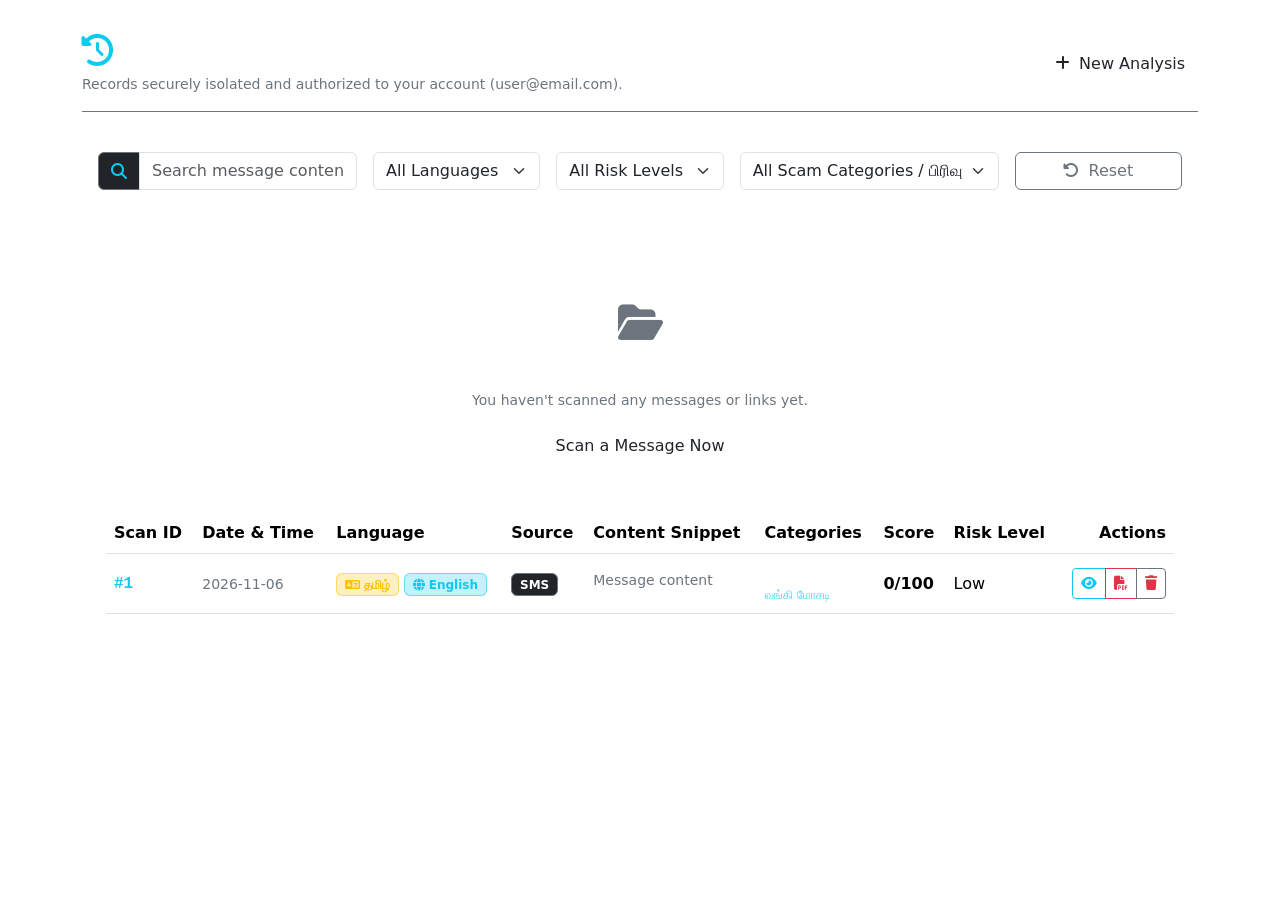
<file: src/main/resources/templates/history.html>
<!DOCTYPE html>
<html xmlns:th="http://www.thymeleaf.org" xmlns:sec="http://www.thymeleaf.org/extras/spring-security" lang="en">
<head>
    <meta charset="UTF-8">
    <meta name="viewport" content="width=device-width, initial-scale=1.0">
    <title>Scan History - ScamLens Platform</title>
    <link href="https://cdn.jsdelivr.net/npm/bootstrap@5.3.2/dist/css/bootstrap.min.css" rel="stylesheet">
    <link href="https://cdnjs.cloudflare.com/ajax/libs/font-awesome/6.5.1/css/all.min.css" rel="stylesheet">
    <link rel="stylesheet" th:href="@{/css/styles.css}">
</head>
<body>

<div th:replace="~{fragments/navbar :: navbar}"></div>

<div class="container py-4 my-2">
    <!-- Header -->
    <div class="d-flex flex-wrap align-items-center justify-content-between gap-3 mb-4 border-bottom border-secondary pb-3">
        <div>
            <h2 class="text-white fw-bold mb-1">
                <i class="fa-solid fa-clock-rotate-left text-info me-2"></i> Private Scan History
            </h2>
            <p class="text-secondary small mb-0">Records securely isolated and authorized to your account (<span th:text="${user.email}">user@email.com</span>).</p>
        </div>
        <div>
            <a th:href="@{/scanner}" class="btn btn-cyber">
                <i class="fa-solid fa-plus me-1"></i> New Analysis
            </a>
        </div>
    </div>

    <!-- Filter and Search Controls -->
    <div class="cyber-card p-3 mb-4">
        <div class="row g-3 align-items-center">
            <div class="col-md-3">
                <div class="input-group">
                    <span class="input-group-text bg-dark border-secondary text-info"><i class="fa-solid fa-search"></i></span>
                    <input type="text" id="searchInput" class="form-control" placeholder="Search message content / தேடு..." oninput="filterHistory()">
                </div>
            </div>
            <div class="col-md-2">
                <select id="languageFilter" class="form-select" onchange="filterHistory()">
                    <option value="">All Languages / மொழிகள்</option>
                    <option value="tamil">தமிழ் (Tamil)</option>
                    <option value="english">English</option>
                </select>
            </div>
            <div class="col-md-2">
                <select id="riskFilter" class="form-select" onchange="filterHistory()">
                    <option value="">All Risk Levels</option>
                    <option value="Critical">Critical (75–100)</option>
                    <option value="High">High (50–74)</option>
                    <option value="Medium">Medium (25–49)</option>
                    <option value="Low">Low (0–24)</option>
                </select>
            </div>
            <div class="col-md-3">
                <select id="categoryFilter" class="form-select" onchange="filterHistory()">
                    <option value="">All Scam Categories / பிரிவுகள்</option>
                    <optgroup label="English Categories">
                        <option value="Banking Fraud">Banking Fraud</option>
                        <option value="OTP and Credential Theft">OTP Theft</option>
                        <option value="Password Theft">Password Theft</option>
                        <option value="Phishing">Phishing / Suspicious URL</option>
                        <option value="Payment Scams">Payment Scams / Financial Fraud</option>
                        <option value="Prize and Lottery Scams">Prize & Lottery</option>
                        <option value="Fake Job Offers">Fake Job Offers</option>
                        <option value="Fake Loan Offers">Fake Loan Offers</option>
                        <option value="KYC Phishing">KYC Phishing</option>
                        <option value="Electricity Payment Scams">Electricity Payment Scams</option>
                        <option value="Government Impersonation">Government Impersonation</option>
                        <option value="Fake Customer Support">Fake Customer Support</option>
                        <option value="Personal Information Theft">Personal Info Theft</option>
                        <option value="Investment Scams">Investment Scams</option>
                        <option value="Threat-based Scams">Threat-based Scams</option>
                        <option value="Legitimate Security Advisory">Legitimate Security Advisory</option>
                    </optgroup>
                    <optgroup label="தமிழ் மோசடி வகைகள் (Tamil Categories)">
                        <option value="வங்கி மோசடி">வங்கி மோசடி (Banking Fraud)</option>
                        <option value="OTP மோசடி">OTP மோசடி (OTP Theft)</option>
                        <option value="கடவுச்சொல் திருட்டு">கடவுச்சொல் திருட்டு (Password Theft)</option>
                        <option value="போலியான வேலை வாய்ப்பு">போலியான வேலை வாய்ப்பு (Fake Job)</option>
                        <option value="பரிசு மற்றும் லாட்டரி மோசடி">பரிசு மற்றும் லாட்டரி மோசடி (Prize/Lottery)</option>
                        <option value="போலியான கடன் சலுகைகள்">போலியான கடன் சலுகைகள் (Fake Loans)</option>
                        <option value="KYC புதுப்பிப்பு மோசடி">KYC புதுப்பிப்பு மோசடி (KYC Phishing)</option>
                        <option value="மின்சாரக் கட்டண மோசடி">மின்சாரக் கட்டண மோசடி (Electricity Scam)</option>
                        <option value="போலியான அரசு அறிவிப்புகள்">போலியான அரசு அறிவிப்புகள் (Govt Impersonation)</option>
                        <option value="போலியான வாடிக்கையாளர் சேவை">போலியான வாடிக்கையாளர் சேவை (Fake Support)</option>
                        <option value="பணப்பரிமாற்ற மோசடி">பணப்பரிமாற்ற மோசடி (Payment Scams)</option>
                        <option value="இணையதள இணைப்பு மோசடி">இணையதள இணைப்பு மோசடி (Phishing URL)</option>
                        <option value="தனிப்பட்ட தகவல் திருட்டு">தனிப்பட்ட தகவல் திருட்டு (Identity Theft)</option>
                        <option value="போலியான பரிசுப் போட்டிகள்">போலியான பரிசுப் போட்டிகள் (Fake Contests)</option>
                        <option value="முதலீட்டு மோசடி">முதலீட்டு மோசடி (Investment Scams)</option>
                        <option value="மிரட்டல் மற்றும் அவசரச் செய்திகள்">மிரட்டல் மற்றும் அவசரச் செய்திகள் (Threat/Urgency)</option>
                        <option value="சட்டபூர்வ பாதுகாப்பு எச்சரிக்கை">சட்டபூர்வ பாதுகாப்பு எச்சரிக்கை (Security Advisory)</option>
                    </optgroup>
                </select>
            </div>
            <div class="col-md-2 text-md-end">
                <button type="button" class="btn btn-outline-secondary w-100" onclick="resetFilters()">
                    <i class="fa-solid fa-rotate-left me-1"></i> Reset
                </button>
            </div>
        </div>
    </div>

    <!-- Alert Box for Deletion -->
    <div id="historyAlertBox"></div>

    <!-- Scans Table Card -->
    <div class="cyber-card p-4">
        <div th:if="${#lists.isEmpty(scans)}" id="emptyHistoryNotice" class="text-center py-5 text-muted">
            <i class="fa-solid fa-folder-open fs-1 mb-3 d-block text-secondary"></i>
            <h5 class="text-white">No Scan Records Found</h5>
            <p class="small text-secondary mb-3">You haven't scanned any messages or links yet.</p>
            <a th:href="@{/scanner}" class="btn btn-cyber">Scan a Message Now</a>
        </div>

        <div th:if="${!#lists.isEmpty(scans)}" class="table-responsive" id="historyTableContainer">
            <table class="table table-cyber align-middle" id="historyTable">
                <thead>
                    <tr>
                        <th>Scan ID</th>
                        <th>Date & Time</th>
                        <th>Language</th>
                        <th>Source</th>
                        <th>Content Snippet</th>
                        <th>Categories</th>
                        <th>Score</th>
                        <th>Risk Level</th>
                        <th class="text-end">Actions</th>
                    </tr>
                </thead>
                <tbody id="historyTbody">
                    <tr th:each="scan : ${scans}" th:id="'scanRow-' + ${scan.id}"
                        th:data-level="${scan.riskLevel}"
                        th:data-language="${scan.detectedLanguage != null ? scan.detectedLanguage : 'English'}"
                        th:data-category="${(scan.categories != null ? #strings.listJoin(scan.categories, ' ') : '') + ' ' + (scan.categoriesTa != null ? #strings.listJoin(scan.categoriesTa, ' ') : '')}"
                        th:data-text="${scan.originalMessage}">
                        <td><span class="font-monospace text-info fw-bold" th:text="'#' + ${scan.id}">#1</span></td>
                        <td>
                            <small class="text-secondary" th:text="${#temporals.format(scan.createdAt, 'yyyy-MM-dd HH:mm')}">2026-11-06</small>
                        </td>
                        <td>
                            <span th:if="${scan.detectedLanguage != null and #strings.contains(scan.detectedLanguage, 'Tamil')}" 
                                  class="badge bg-warning bg-opacity-25 text-warning border border-warning border-opacity-50">
                                <i class="fa-solid fa-language me-1"></i>தமிழ்
                            </span>
                            <span th:unless="${scan.detectedLanguage != null and #strings.contains(scan.detectedLanguage, 'Tamil')}" 
                                  class="badge bg-info bg-opacity-25 text-info border border-info border-opacity-50">
                                <i class="fa-solid fa-globe me-1"></i>English
                            </span>
                        </td>
                        <td>
                            <span class="badge bg-dark border border-secondary" th:text="${scan.sourceType}">SMS</span>
                        </td>
                        <td>
                            <span class="small text-secondary" style="max-width: 220px; display: inline-block; white-space: nowrap; overflow: hidden; text-overflow: ellipsis;" th:text="${scan.originalMessage}" th:title="${scan.originalMessage}">Message content</span>
                        </td>
                        <td>
                            <div>
                                <span class="small text-white fw-semibold" th:text="${scan.categories != null and !scan.categories.isEmpty() ? #strings.listJoin(scan.categories, ', ') : (scan.categoriesTa != null and !scan.categoriesTa.isEmpty() ? #strings.listJoin(scan.categoriesTa, ', ') : 'None')}">Phishing</span>
                                <div th:if="${scan.categoriesTa != null and !scan.categoriesTa.isEmpty()}" class="small text-info opacity-75" style="font-size: 0.78rem;" th:text="${#strings.listJoin(scan.categoriesTa, ', ')}">வங்கி மோசடி</div>
                            </div>
                        </td>
                        <td>
                            <span class="fw-bold" 
                                  th:classappend="${scan.riskScore >= 75 ? 'text-danger' : (scan.riskScore >= 50 ? 'text-warning' : (scan.riskScore >= 25 ? 'text-warning' : 'text-success'))}" 
                                  th:text="${scan.riskScore} + '/100'">0/100</span>
                        </td>
                        <td>
                            <span th:class="${scan.riskLevel == 'Critical' ? 'badge-risk-critical' : (scan.riskLevel == 'High' ? 'badge-risk-high' : (scan.riskLevel == 'Medium' ? 'badge-risk-medium' : 'badge-risk-low'))}" th:text="${scan.riskLevel}">Low</span>
                        </td>
                        <td class="text-end">
                            <div class="btn-group btn-group-sm">
                                <a th:href="@{'/result/' + ${scan.id}}" class="btn btn-outline-info" title="View Full Report">
                                    <i class="fa-solid fa-eye"></i>
                                </a>
                                <a th:href="@{'/api/report/' + ${scan.id} + '/pdf'}" class="btn btn-outline-danger" title="Download PDF Report" target="_blank">
                                    <i class="fa-solid fa-file-pdf"></i>
                                </a>
                                <button type="button" class="btn btn-outline-secondary" title="Delete Record" th:onclick="'deleteScan(' + ${scan.id} + ')'">
                                    <i class="fa-solid fa-trash text-danger"></i>
                                </button>
                            </div>
                        </td>
                    </tr>
                </tbody>
            </table>
        </div>
    </div>
</div>

<div th:replace="~{fragments/footer :: footer}"></div>

<script src="https://cdn.jsdelivr.net/npm/bootstrap@5.3.2/dist/js/bootstrap.bundle.min.js"></script>
<script th:src="@{/js/main.js}"></script>

<script>
    function filterHistory() {
        const keyword = document.getElementById('searchInput').value.toLowerCase().trim();
        const level = document.getElementById('riskFilter').value.toLowerCase();
        const category = document.getElementById('categoryFilter').value.toLowerCase();
        const language = (document.getElementById('languageFilter') ? document.getElementById('languageFilter').value.toLowerCase() : '');

        const rows = document.querySelectorAll('#historyTbody tr');
        let visibleCount = 0;

        rows.forEach(row => {
            const rowText = (row.getAttribute('data-text') || '').toLowerCase();
            const rowLevel = (row.getAttribute('data-level') || '').toLowerCase();
            const rowCat = (row.getAttribute('data-category') || '').toLowerCase();
            const rowLang = (row.getAttribute('data-language') || '').toLowerCase();

            const matchesText = !keyword || rowText.includes(keyword) || rowCat.includes(keyword);
            const matchesLevel = !level || rowLevel === level;
            const matchesCat = !category || rowCat.includes(category);
            const matchesLang = !language || rowLang.includes(language);

            if (matchesText && matchesLevel && matchesCat && matchesLang) {
                row.style.display = '';
                visibleCount++;
            } else {
                row.style.display = 'none';
            }
        });
    }

    function resetFilters() {
        document.getElementById('searchInput').value = '';
        document.getElementById('riskFilter').value = '';
        document.getElementById('categoryFilter').value = '';
        if (document.getElementById('languageFilter')) {
            document.getElementById('languageFilter').value = '';
        }
        filterHistory();
    }

    async function deleteScan(id) {
        if (!confirm(`Are you sure you want to delete Scan #${id}? This action cannot be undone.`)) {
            return;
        }

        try {
            const res = await fetch(`/api/history/${id}`, {
                method: 'DELETE'
            });
            const data = await res.json();

            if (res.ok && data.success) {
                const row = document.getElementById(`scanRow-${id}`);
                if (row) {
                    row.remove();
                }
                ScamLens.showAlert('historyAlertBox', `Scan #${id} was deleted successfully.`, 'success');
            } else {
                ScamLens.showAlert('historyAlertBox', data.message || 'Failed to delete scan record.', 'danger');
            }
        } catch (err) {
            ScamLens.showAlert('historyAlertBox', 'Network error while attempting deletion.', 'danger');
        }
    }
</script>
</body>
</html>
</file>
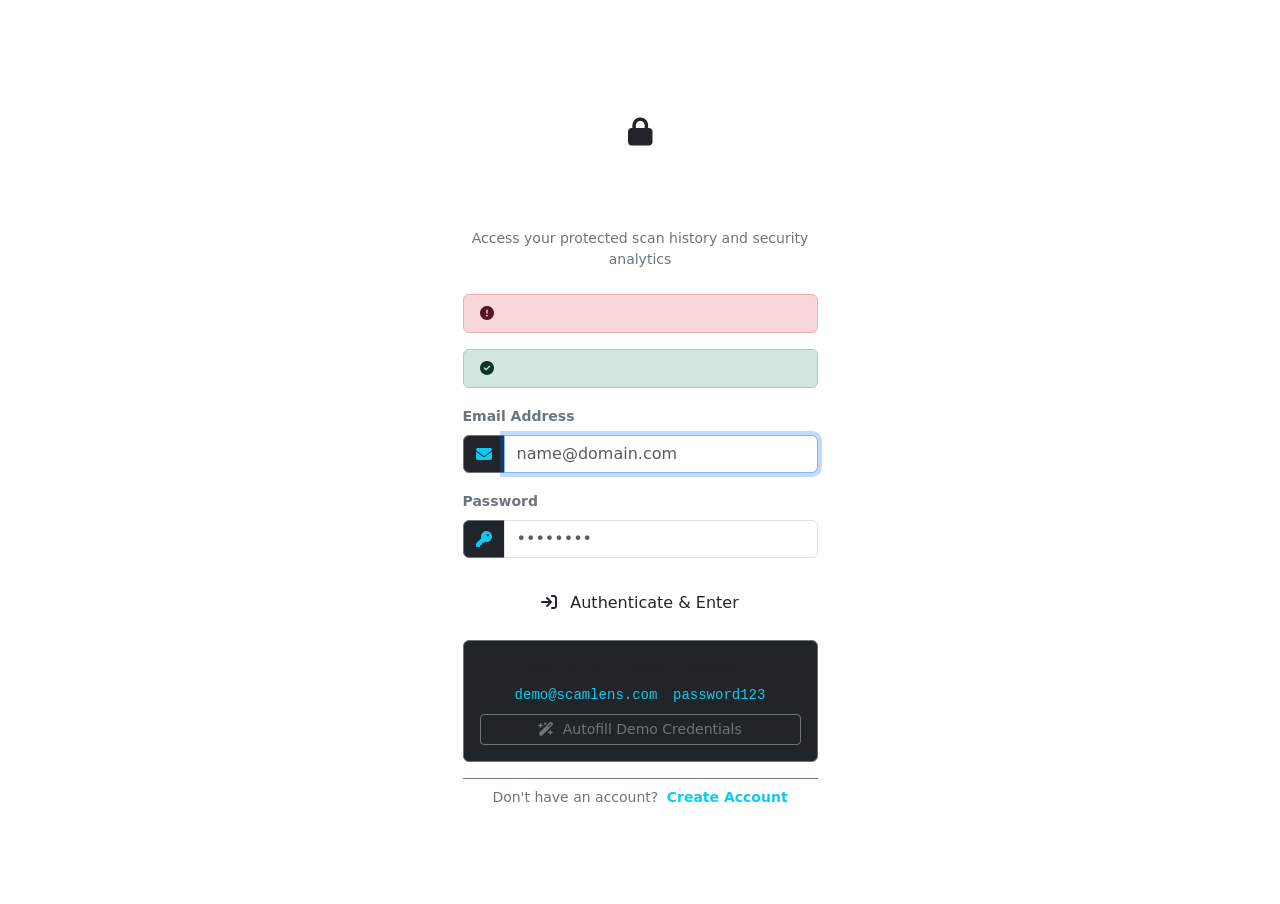
<file: src/main/resources/templates/login.html>
<!DOCTYPE html>
<html xmlns:th="http://www.thymeleaf.org" lang="en">
<head>
    <meta charset="UTF-8">
    <meta name="viewport" content="width=device-width, initial-scale=1.0">
    <title>Sign In - ScamLens Platform</title>
    <link href="https://cdn.jsdelivr.net/npm/bootstrap@5.3.2/dist/css/bootstrap.min.css" rel="stylesheet">
    <link href="https://cdnjs.cloudflare.com/ajax/libs/font-awesome/6.5.1/css/all.min.css" rel="stylesheet">
    <link rel="stylesheet" th:href="@{/css/styles.css}">
</head>
<body>

<div th:replace="~{fragments/navbar :: navbar}"></div>

<div class="container my-auto py-5">
    <div class="row justify-content-center">
        <div class="col-md-6 col-lg-5">
            <div class="cyber-card cyber-card-glow p-4 p-md-5">
                <div class="text-center mb-4">
                    <span class="brand-icon d-inline-block mb-3 fs-3 p-3"><i class="fa-solid fa-lock"></i></span>
                    <h3 class="text-white fw-bold">Sign In to ScamLens</h3>
                    <p class="text-secondary small">Access your protected scan history and security analytics</p>
                </div>

                <!-- Alert Messages -->
                <div th:if="${errorMessage}" class="alert alert-danger py-2 small cyber-card mb-3" role="alert">
                    <i class="fa-solid fa-circle-exclamation me-1"></i> <span th:text="${errorMessage}"></span>
                </div>
                <div th:if="${successMessage}" class="alert alert-success py-2 small cyber-card mb-3" role="alert">
                    <i class="fa-solid fa-circle-check me-1"></i> <span th:text="${successMessage}"></span>
                </div>

                <form th:action="@{/login}" method="post">
                    <div class="mb-3">
                        <label for="email" class="form-label small text-secondary fw-semibold">Email Address</label>
                        <div class="input-group">
                            <span class="input-group-text bg-dark border-secondary text-info"><i class="fa-solid fa-envelope"></i></span>
                            <input type="email" class="form-control" id="email" name="email" placeholder="name@domain.com" required autofocus>
                        </div>
                    </div>

                    <div class="mb-4">
                        <label for="password" class="form-label small text-secondary fw-semibold">Password</label>
                        <div class="input-group">
                            <span class="input-group-text bg-dark border-secondary text-info"><i class="fa-solid fa-key"></i></span>
                            <input type="password" class="form-control" id="password" name="password" placeholder="••••••••" required>
                        </div>
                    </div>

                    <button type="submit" class="btn btn-cyber w-100 py-2 fs-6 mb-3">
                        <i class="fa-solid fa-arrow-right-to-bracket me-2"></i> Authenticate & Enter
                    </button>
                </form>

                <div class="p-3 rounded bg-dark border border-secondary mb-3 text-center">
                    <small class="text-muted d-block mb-1">Seeded Demo Account Available:</small>
                    <code class="text-info">demo@scamlens.com</code> / <code class="text-info">password123</code>
                    <button type="button" class="btn btn-sm btn-outline-secondary mt-2 w-100" onclick="fillDemo()">
                        <i class="fa-solid fa-magic-wand-sparkles me-1"></i> Autofill Demo Credentials
                    </button>
                </div>

                <div class="text-center pt-2 border-top border-secondary small">
                    <span class="text-secondary">Don't have an account?</span>
                    <a th:href="@{/register}" class="text-info text-decoration-none fw-semibold ms-1">Create Account</a>
                </div>
            </div>
        </div>
    </div>
</div>

<div th:replace="~{fragments/footer :: footer}"></div>

<script src="https://cdn.jsdelivr.net/npm/bootstrap@5.3.2/dist/js/bootstrap.bundle.min.js"></script>
<script>
    function fillDemo() {
        document.getElementById('email').value = 'demo@scamlens.com';
        document.getElementById('password').value = 'password123';
    }
</script>
</body>
</html>
</file>
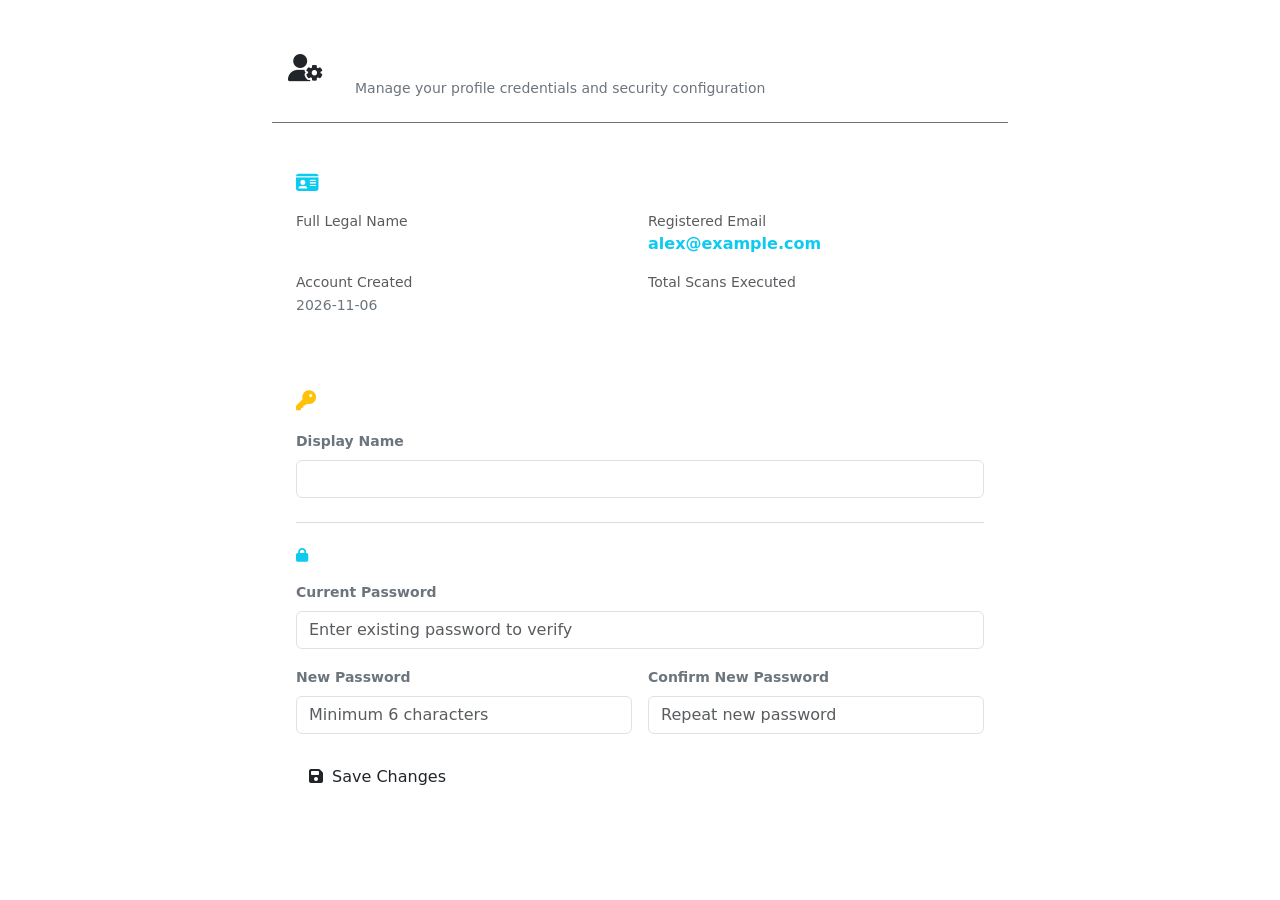
<file: src/main/resources/templates/profile.html>
<!DOCTYPE html>
<html xmlns:th="http://www.thymeleaf.org" xmlns:sec="http://www.thymeleaf.org/extras/spring-security" lang="en">
<head>
    <meta charset="UTF-8">
    <meta name="viewport" content="width=device-width, initial-scale=1.0">
    <title>Account Profile - ScamLens</title>
    <link href="https://cdn.jsdelivr.net/npm/bootstrap@5.3.2/dist/css/bootstrap.min.css" rel="stylesheet">
    <link href="https://cdnjs.cloudflare.com/ajax/libs/font-awesome/6.5.1/css/all.min.css" rel="stylesheet">
    <link rel="stylesheet" th:href="@{/css/styles.css}">
</head>
<body>

<div th:replace="~{fragments/navbar :: navbar}"></div>

<div class="container py-4 my-2">
    <div class="row justify-content-center">
        <div class="col-lg-8">
            <!-- Header -->
            <div class="d-flex align-items-center gap-3 mb-4 border-bottom border-secondary pb-3">
                <span class="brand-icon fs-3 p-3"><i class="fa-solid fa-user-gear"></i></span>
                <div>
                    <h2 class="text-white fw-bold mb-0">Account Profile & Settings</h2>
                    <p class="text-secondary small mb-0">Manage your profile credentials and security configuration</p>
                </div>
            </div>

            <!-- Profile Summary Card -->
            <div class="cyber-card p-4 mb-4">
                <h5 class="text-white mb-3"><i class="fa-solid fa-id-card text-info me-2"></i> Account Overview</h5>
                <div class="row g-3">
                    <div class="col-sm-6">
                        <small class="text-muted d-block">Full Legal Name</small>
                        <span class="fw-bold text-white fs-6" th:text="${profile.name}">Alex Hunter</span>
                    </div>
                    <div class="col-sm-6">
                        <small class="text-muted d-block">Registered Email</small>
                        <span class="fw-bold text-info fs-6" th:text="${profile.email}">alex@example.com</span>
                    </div>
                    <div class="col-sm-6">
                        <small class="text-muted d-block">Account Created</small>
                        <span class="text-secondary small" th:text="${#temporals.format(profile.memberSince, 'yyyy-MM-dd HH:mm')}">2026-11-06</span>
                    </div>
                    <div class="col-sm-6">
                        <small class="text-muted d-block">Total Scans Executed</small>
                        <span class="fw-bold text-white fs-6" th:text="${profile.totalScans} + ' Scans'">0 Scans</span>
                    </div>
                </div>
            </div>

            <!-- Profile Update Form -->
            <div class="cyber-card p-4">
                <h5 class="text-white mb-3"><i class="fa-solid fa-key text-warning me-2"></i> Update Profile & Password</h5>

                <div id="profileAlertBox"></div>

                <form id="profileForm" onsubmit="event.preventDefault(); updateProfile();">
                    <div class="mb-3">
                        <label for="profileName" class="form-label small text-secondary fw-semibold">Display Name</label>
                        <input type="text" class="form-control" id="profileName" th:value="${profile.name}" required>
                    </div>

                    <hr class="border-secondary my-4">
                    <h6 class="text-white small fw-bold mb-3"><i class="fa-solid fa-lock text-info me-1"></i> Change Password (Optional)</h6>

                    <div class="mb-3">
                        <label for="currentPassword" class="form-label small text-secondary fw-semibold">Current Password</label>
                        <input type="password" class="form-control" id="currentPassword" placeholder="Enter existing password to verify">
                    </div>

                    <div class="row g-3 mb-4">
                        <div class="col-md-6">
                            <label for="newPassword" class="form-label small text-secondary fw-semibold">New Password</label>
                            <input type="password" class="form-control" id="newPassword" placeholder="Minimum 6 characters">
                        </div>
                        <div class="col-md-6">
                            <label for="confirmNewPassword" class="form-label small text-secondary fw-semibold">Confirm New Password</label>
                            <input type="password" class="form-control" id="confirmNewPassword" placeholder="Repeat new password">
                        </div>
                    </div>

                    <button type="submit" id="saveProfileBtn" class="btn btn-cyber">
                        <i class="fa-solid fa-floppy-disk me-1"></i> Save Changes
                    </button>
                </form>
            </div>
        </div>
    </div>
</div>

<div th:replace="~{fragments/footer :: footer}"></div>

<script src="https://cdn.jsdelivr.net/npm/bootstrap@5.3.2/dist/js/bootstrap.bundle.min.js"></script>
<script th:src="@{/js/main.js}"></script>

<script>
    async function updateProfile() {
        const name = document.getElementById('profileName').value.trim();
        const curPass = document.getElementById('currentPassword').value;
        const newPass = document.getElementById('newPassword').value;
        const confPass = document.getElementById('confirmNewPassword').value;
        const btn = document.getElementById('saveProfileBtn');

        if (newPass && newPass.length < 6) {
            ScamLens.showAlert('profileAlertBox', 'New password must be at least 6 characters.', 'warning');
            return;
        }

        if (newPass && newPass !== confPass) {
            ScamLens.showAlert('profileAlertBox', 'New passwords do not match.', 'danger');
            return;
        }

        btn.disabled = true;

        try {
            const res = await fetch('/api/profile', {
                method: 'PUT',
                headers: { 'Content-Type': 'application/json' },
                body: JSON.stringify({
                    name: name,
                    currentPassword: curPass,
                    newPassword: newPass,
                    confirmPassword: confPass
                })
            });

            const data = await res.json();
            if (res.ok && data.success) {
                ScamLens.showAlert('profileAlertBox', 'Profile updated successfully!', 'success');
                document.getElementById('currentPassword').value = '';
                document.getElementById('newPassword').value = '';
                document.getElementById('confirmNewPassword').value = '';
            } else {
                ScamLens.showAlert('profileAlertBox', data.message || 'Failed to update profile.', 'danger');
            }
        } catch (err) {
            ScamLens.showAlert('profileAlertBox', 'Network error while updating profile.', 'danger');
        } finally {
            btn.disabled = false;
        }
    }
</script>
</body>
</html>
</file>
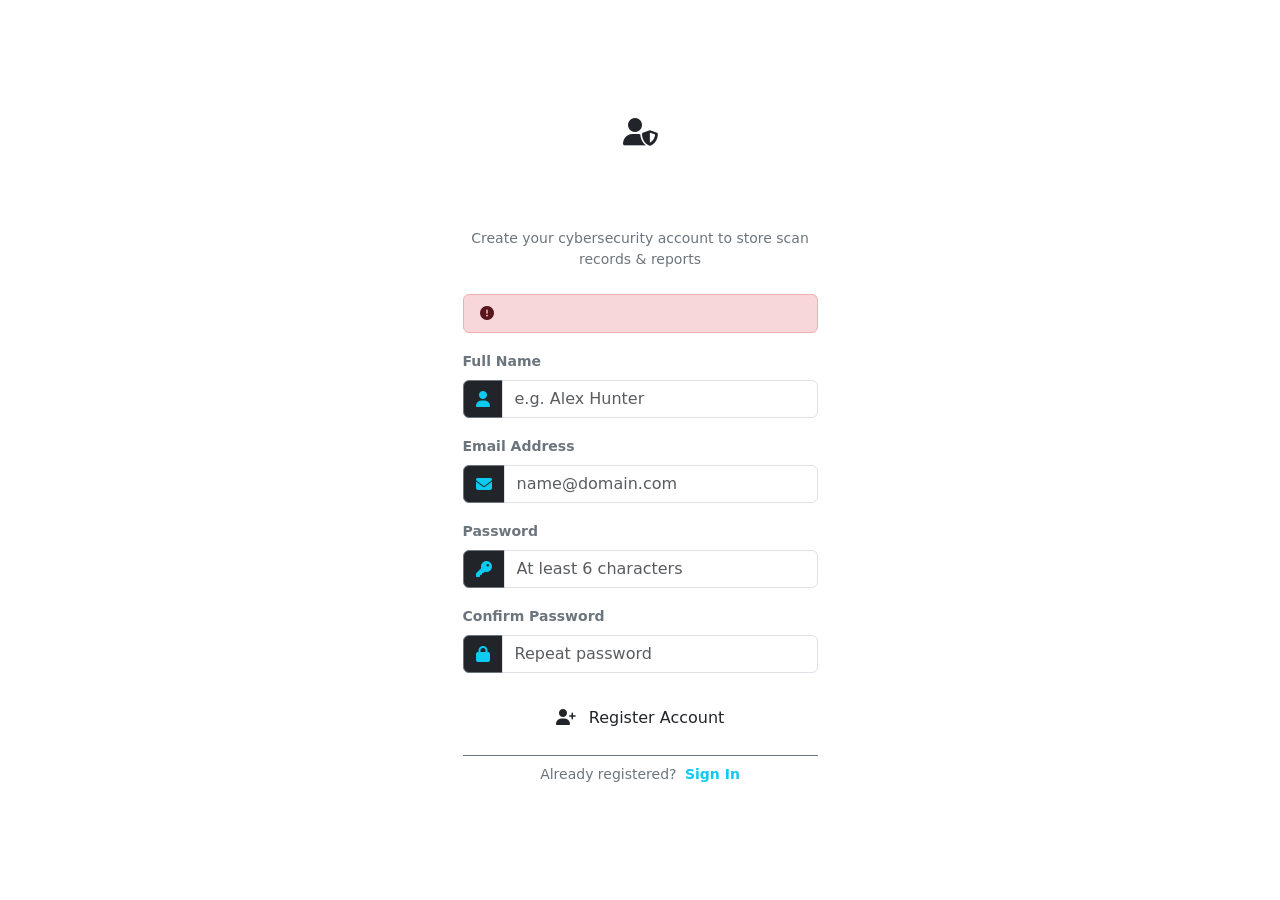
<file: src/main/resources/templates/register.html>
<!DOCTYPE html>
<html xmlns:th="http://www.thymeleaf.org" lang="en">
<head>
    <meta charset="UTF-8">
    <meta name="viewport" content="width=device-width, initial-scale=1.0">
    <title>Create Account - ScamLens Platform</title>
    <link href="https://cdn.jsdelivr.net/npm/bootstrap@5.3.2/dist/css/bootstrap.min.css" rel="stylesheet">
    <link href="https://cdnjs.cloudflare.com/ajax/libs/font-awesome/6.5.1/css/all.min.css" rel="stylesheet">
    <link rel="stylesheet" th:href="@{/css/styles.css}">
</head>
<body>

<div th:replace="~{fragments/navbar :: navbar}"></div>

<div class="container my-auto py-5">
    <div class="row justify-content-center">
        <div class="col-md-6 col-lg-5">
            <div class="cyber-card cyber-card-glow p-4 p-md-5">
                <div class="text-center mb-4">
                    <span class="brand-icon d-inline-block mb-3 fs-3 p-3"><i class="fa-solid fa-user-shield"></i></span>
                    <h3 class="text-white fw-bold">Join ScamLens</h3>
                    <p class="text-secondary small">Create your cybersecurity account to store scan records & reports</p>
                </div>

                <div th:if="${errorMessage}" class="alert alert-danger py-2 small cyber-card mb-3" role="alert">
                    <i class="fa-solid fa-circle-exclamation me-1"></i> <span th:text="${errorMessage}"></span>
                </div>

                <form th:action="@{/register}" th:object="${registerRequest}" method="post">
                    <div class="mb-3">
                        <label for="name" class="form-label small text-secondary fw-semibold">Full Name</label>
                        <div class="input-group">
                            <span class="input-group-text bg-dark border-secondary text-info"><i class="fa-solid fa-user"></i></span>
                            <input type="text" class="form-control" id="name" th:field="*{name}" placeholder="e.g. Alex Hunter" required>
                        </div>
                        <small class="text-danger" th:if="${#fields.hasErrors('name')}" th:errors="*{name}"></small>
                    </div>

                    <div class="mb-3">
                        <label for="email" class="form-label small text-secondary fw-semibold">Email Address</label>
                        <div class="input-group">
                            <span class="input-group-text bg-dark border-secondary text-info"><i class="fa-solid fa-envelope"></i></span>
                            <input type="email" class="form-control" id="email" th:field="*{email}" placeholder="name@domain.com" required>
                        </div>
                        <small class="text-danger" th:if="${#fields.hasErrors('email')}" th:errors="*{email}"></small>
                    </div>

                    <div class="mb-3">
                        <label for="password" class="form-label small text-secondary fw-semibold">Password</label>
                        <div class="input-group">
                            <span class="input-group-text bg-dark border-secondary text-info"><i class="fa-solid fa-key"></i></span>
                            <input type="password" class="form-control" id="password" th:field="*{password}" placeholder="At least 6 characters" required>
                        </div>
                        <small class="text-danger" th:if="${#fields.hasErrors('password')}" th:errors="*{password}"></small>
                    </div>

                    <div class="mb-4">
                        <label for="confirmPassword" class="form-label small text-secondary fw-semibold">Confirm Password</label>
                        <div class="input-group">
                            <span class="input-group-text bg-dark border-secondary text-info"><i class="fa-solid fa-lock"></i></span>
                            <input type="password" class="form-control" id="confirmPassword" th:field="*{confirmPassword}" placeholder="Repeat password" required>
                        </div>
                        <small class="text-danger" th:if="${#fields.hasErrors('confirmPassword')}" th:errors="*{confirmPassword}"></small>
                    </div>

                    <button type="submit" class="btn btn-cyber w-100 py-2 fs-6 mb-3">
                        <i class="fa-solid fa-user-plus me-2"></i> Register Account
                    </button>
                </form>

                <div class="text-center pt-2 border-top border-secondary small">
                    <span class="text-secondary">Already registered?</span>
                    <a th:href="@{/login}" class="text-info text-decoration-none fw-semibold ms-1">Sign In</a>
                </div>
            </div>
        </div>
    </div>
</div>

<div th:replace="~{fragments/footer :: footer}"></div>

<script src="https://cdn.jsdelivr.net/npm/bootstrap@5.3.2/dist/js/bootstrap.bundle.min.js"></script>
</body>
</html>
</file>
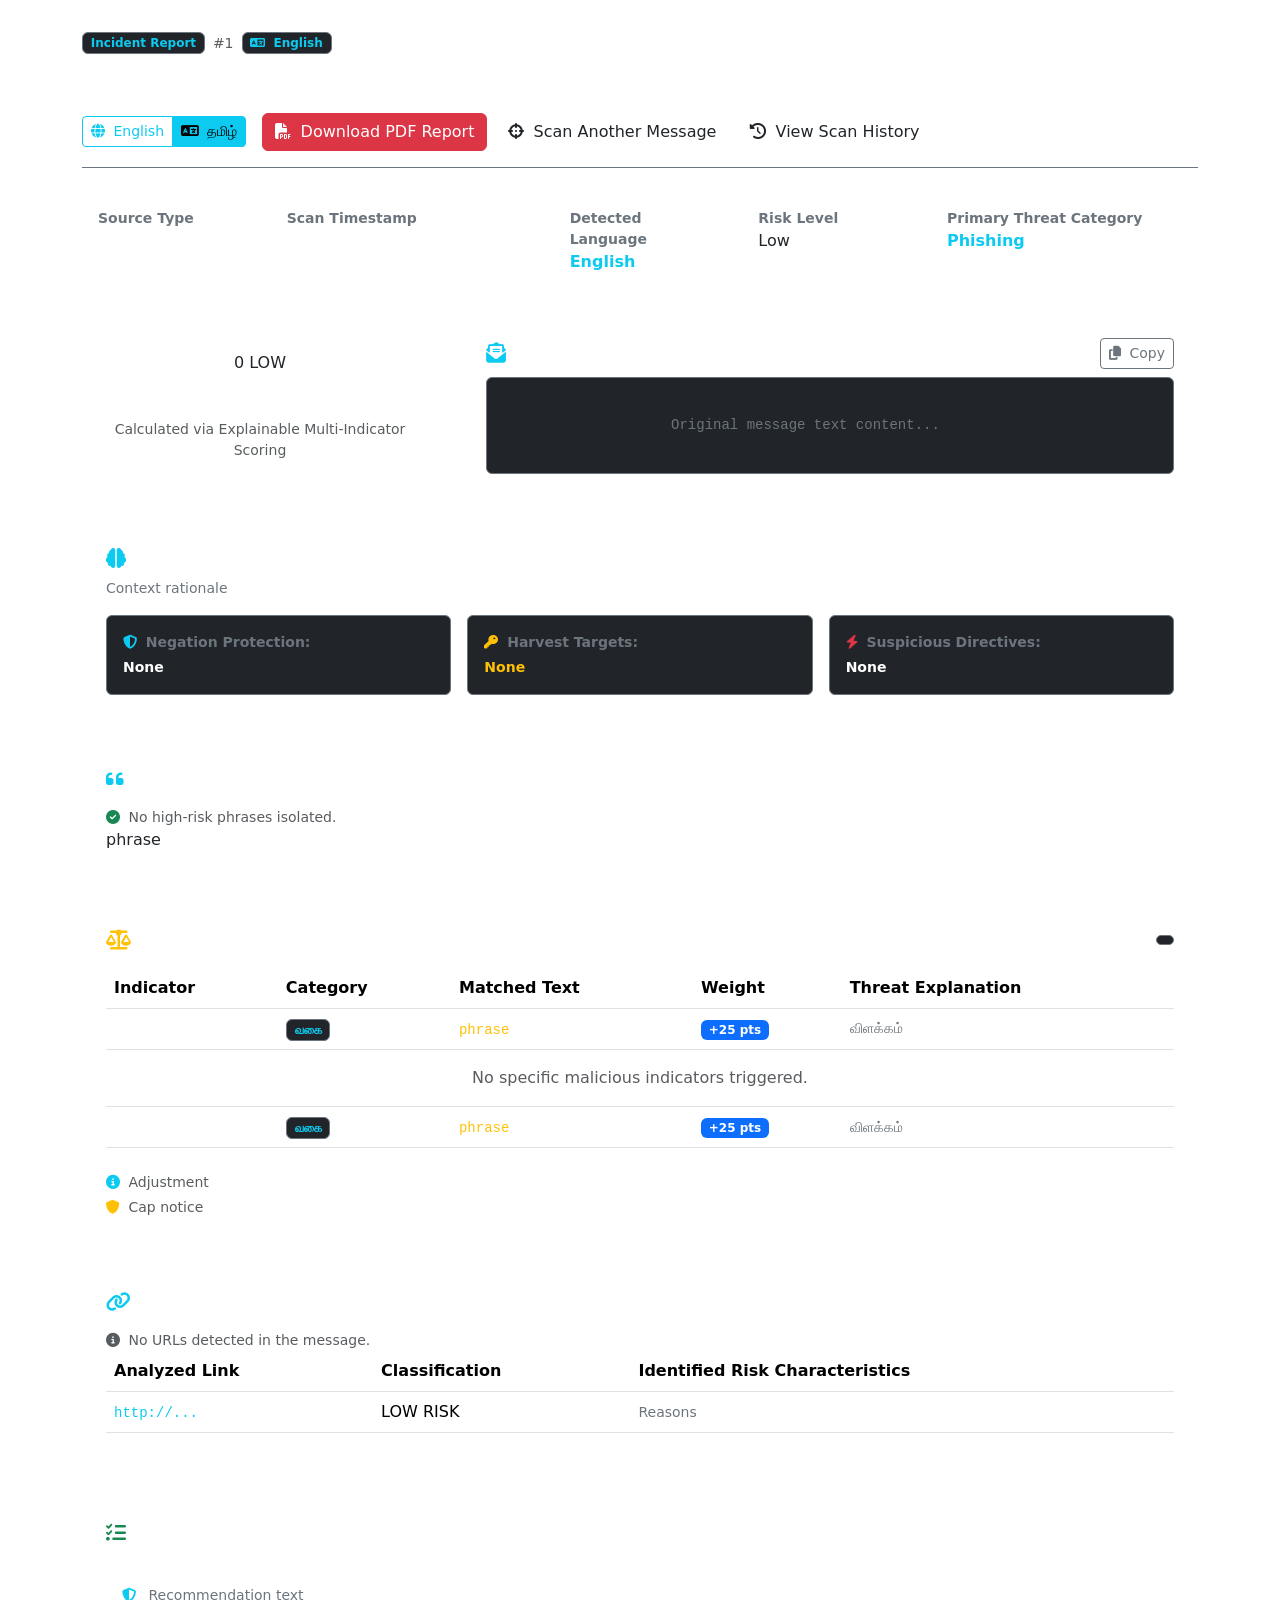
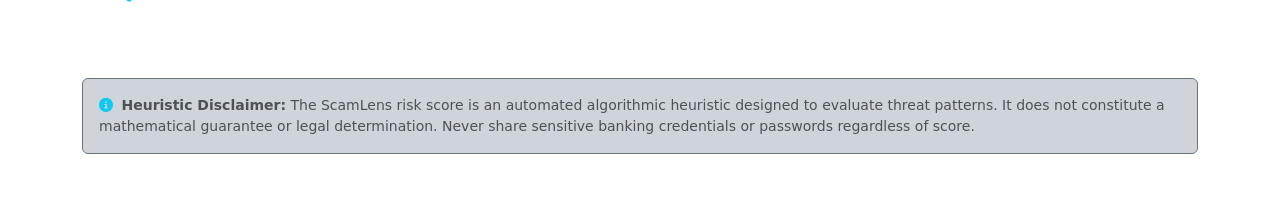
<file: src/main/resources/templates/result.html>
<!DOCTYPE html>
<html xmlns:th="http://www.thymeleaf.org" xmlns:sec="http://www.thymeleaf.org/extras/spring-security" lang="en">
<head>
    <meta charset="UTF-8">
    <meta name="viewport" content="width=device-width, initial-scale=1.0">
    <title>Scan Report #<span th:text="${scan.id}">1</span> - ScamLens</title>
    <link href="https://cdn.jsdelivr.net/npm/bootstrap@5.3.2/dist/css/bootstrap.min.css" rel="stylesheet">
    <link href="https://cdnjs.cloudflare.com/ajax/libs/font-awesome/6.5.1/css/all.min.css" rel="stylesheet">
    <link rel="stylesheet" th:href="@{/css/styles.css}">
</head>
<body>

<div th:replace="~{fragments/navbar :: navbar}"></div>

<div class="container py-4 my-2">
    <!-- Top Action Bar -->
    <div class="d-flex flex-wrap align-items-center justify-content-between gap-3 mb-4 border-bottom border-secondary pb-3">
        <div>
            <div class="d-flex align-items-center gap-2 mb-1 flex-wrap">
                <span class="badge bg-dark border border-secondary text-info">Incident Report</span>
                <span class="text-muted small" th:text="'Scan ID: #' + ${scan.id}">#1</span>
                <span class="badge bg-dark border border-secondary text-info" id="reportLangBadge">
                    <i class="fa-solid fa-language me-1"></i> <span th:text="${scan.detectedLanguage != null ? scan.detectedLanguage : 'English'}">English</span>
                </span>
            </div>
            <h2 class="text-white fw-bold mb-0">Cybersecurity Analysis Report</h2>
        </div>
        <div class="d-flex flex-wrap align-items-center gap-2">
            <!-- Language Selector Toggle -->
            <div class="btn-group btn-group-sm me-2" role="group" aria-label="Language Selector">
                <button type="button" class="btn btn-outline-info active" id="btnReportEn" onclick="switchReportLang('en')">
                    <i class="fa-solid fa-globe me-1"></i> English
                </button>
                <button type="button" class="btn btn-outline-info" id="btnReportTa" onclick="switchReportLang('ta')">
                    <i class="fa-solid fa-language me-1"></i> தமிழ்
                </button>
            </div>
            <a th:href="@{'/api/report/' + ${scan.id} + '/pdf'}" class="btn btn-danger" target="_blank">
                <i class="fa-solid fa-file-pdf me-1"></i> Download PDF Report
            </a>
            <a th:href="@{/scanner}" class="btn btn-cyber">
                <i class="fa-solid fa-crosshairs me-1"></i> Scan Another Message
            </a>
            <a th:href="@{/history}" class="btn btn-cyber-outline">
                <i class="fa-solid fa-clock-rotate-left me-1"></i> View Scan History
            </a>
        </div>
    </div>

    <!-- Metadata Grid -->
    <div class="row g-3 mb-4">
        <div class="col-md-2 col-6">
            <div class="cyber-card p-3">
                <small class="text-secondary fw-semibold d-block">Source Type</small>
                <span class="fw-bold text-white fs-6" th:text="${scan.sourceType}">SMS</span>
            </div>
        </div>
        <div class="col-md-3 col-6">
            <div class="cyber-card p-3">
                <small class="text-secondary fw-semibold d-block">Scan Timestamp</small>
                <span class="fw-bold text-white fs-6" th:text="${#temporals.format(scan.createdAt, 'yyyy-MM-dd HH:mm')}">2026-11-06</span>
            </div>
        </div>
        <div class="col-md-2 col-6">
            <div class="cyber-card p-3">
                <small class="text-secondary fw-semibold d-block">Detected Language</small>
                <span class="fw-bold text-info fs-6" th:text="${scan.detectedLanguage != null ? scan.detectedLanguage : 'English'}">English</span>
            </div>
        </div>
        <div class="col-md-2 col-6">
            <div class="cyber-card p-3">
                <small class="text-secondary fw-semibold d-block">Risk Level</small>
                <span th:class="${scan.riskLevel == 'Critical' ? 'badge-risk-critical' : (scan.riskLevel == 'High' ? 'badge-risk-high' : (scan.riskLevel == 'Medium' ? 'badge-risk-medium' : 'badge-risk-low'))}" th:text="${scan.riskLevel}">Low</span>
            </div>
        </div>
        <div class="col-md-3 col-12">
            <div class="cyber-card p-3">
                <small class="text-secondary fw-semibold d-block">Primary Threat Category</small>
                <span class="fw-bold text-info fs-6" id="reportCategoryEn" th:text="${scan.categories != null and !scan.categories.isEmpty() ? #strings.listJoin(scan.categories, ', ') : 'None'}">Phishing</span>
                <span class="fw-bold text-info fs-6 d-none" id="reportCategoryTa" th:text="${scan.categoriesTa != null and !scan.categoriesTa.isEmpty() ? #strings.listJoin(scan.categoriesTa, ', ') : (scan.categories != null and !scan.categories.isEmpty() ? #strings.listJoin(scan.categories, ', ') : 'எதுவுமில்லை')}">Phishing</span>
            </div>
        </div>
    </div>

    <!-- Score and Submitted Content Card -->
    <div class="row g-4 mb-4">
        <div class="col-lg-4 text-center">
            <div class="cyber-card p-4 h-100 d-flex flex-column justify-content-center">
                <div class="score-circle mb-3" 
                     th:style="'border-color: ' + (${scan.riskScore >= 75 ? 'var(--risk-critical)' : (scan.riskScore >= 50 ? 'var(--risk-high)' : (scan.riskScore >= 25 ? 'var(--risk-medium)' : 'var(--risk-low)'))}) + '; color: ' + (${scan.riskScore >= 75 ? 'var(--risk-critical)' : (scan.riskScore >= 50 ? 'var(--risk-high)' : (scan.riskScore >= 25 ? 'var(--risk-medium)' : 'var(--risk-low)'))})">
                    <span class="score-number" th:text="${scan.riskScore}">0</span>
                    <span class="score-label" th:text="${scan.riskLevel}">LOW</span>
                </div>
                <h5 class="text-white mb-1" th:text="'Risk Classification: ' + ${scan.riskLevel}">Classification</h5>
                <small class="text-muted">Calculated via Explainable Multi-Indicator Scoring</small>
            </div>
        </div>
        <div class="col-lg-8">
            <div class="cyber-card p-4 h-100">
                <div class="d-flex justify-content-between align-items-center mb-2">
                    <h5 class="text-white mb-0"><i class="fa-solid fa-envelope-open-text text-info me-2"></i> Original Submitted Content</h5>
                    <button class="btn btn-sm btn-outline-secondary" onclick="ScamLens.copyToClipboard(document.getElementById('msgText').innerText, this)">
                        <i class="fa-solid fa-copy me-1"></i> Copy
                    </button>
                </div>
                <div class="p-3 rounded bg-dark border border-secondary font-monospace small text-secondary" id="msgText" style="white-space: pre-wrap;" th:text="${scan.originalMessage}">
                    Original message text content...
                </div>
            </div>
        </div>
    </div>

    <!-- Innovation 1: Context-Aware Intent Evaluation -->
    <div class="cyber-card p-4 mb-4" th:if="${scan.contextEvaluation != null}">
        <div class="d-flex align-items-center justify-content-between mb-2">
            <h5 class="text-white mb-0">
                <i class="fa-solid fa-brain text-info me-2"></i> Innovation 1: Context-Aware Semantic Intent Evaluation
            </h5>
            <div>
                <span class="badge lang-en" 
                      th:classappend="${scan.contextEvaluation.intentType == 'LEGITIMATE_WARNING' ? 'bg-success' : (scan.contextEvaluation.intentType == 'ACTIVE_SCAM_REQUEST' ? 'bg-danger' : 'bg-warning text-dark')}"
                      th:text="${scan.contextEvaluation.intentType}">INTENT</span>
                <span class="badge lang-ta d-none" 
                      th:classappend="${scan.contextEvaluation.intentType == 'LEGITIMATE_WARNING' ? 'bg-success' : (scan.contextEvaluation.intentType == 'ACTIVE_SCAM_REQUEST' ? 'bg-danger' : 'bg-warning text-dark')}"
                      th:text="${scan.contextEvaluation.intentTypeTa != null ? scan.contextEvaluation.intentTypeTa : scan.contextEvaluation.intentType}">INTENT</span>
            </div>
        </div>
        <p class="text-secondary small mb-3 lang-en" th:text="${scan.contextEvaluation.intentDescription}">Context rationale</p>
        <p class="text-secondary small mb-3 lang-ta d-none" th:text="${scan.contextEvaluation.intentDescriptionTa != null ? scan.contextEvaluation.intentDescriptionTa : scan.contextEvaluation.intentDescription}">Context rationale</p>
        
        <div class="row g-3 small">
            <div class="col-md-4">
                <div class="p-3 rounded bg-dark border border-secondary h-100">
                    <span class="text-secondary fw-semibold d-block mb-1"><i class="fa-solid fa-shield-halved text-info me-1"></i> Negation Protection:</span>
                    <strong class="text-white" th:text="${scan.contextEvaluation.negationDetected ? #strings.listJoin(scan.contextEvaluation.negationPhrases, ', ') : 'None Detected'}">None</strong>
                </div>
            </div>
            <div class="col-md-4">
                <div class="p-3 rounded bg-dark border border-secondary h-100">
                    <span class="text-secondary fw-semibold d-block mb-1"><i class="fa-solid fa-key text-warning me-1"></i> Harvest Targets:</span>
                    <strong class="text-warning" th:text="${scan.credentialTargets != null and !scan.credentialTargets.isEmpty() ? #strings.listJoin(scan.credentialTargets, ', ') : (scan.contextEvaluation.requestIntentDetected ? #strings.listJoin(scan.contextEvaluation.requestedCredentials, ', ') : 'None Requested')}">None</strong>
                </div>
            </div>
            <div class="col-md-4">
                <div class="p-3 rounded bg-dark border border-secondary h-100">
                    <span class="text-secondary fw-semibold d-block mb-1"><i class="fa-solid fa-bolt text-danger me-1"></i> Suspicious Directives:</span>
                    <strong class="text-white" th:text="${scan.actionDirectives != null and !scan.actionDirectives.isEmpty() ? #strings.listJoin(scan.actionDirectives, '; ') : (#lists.isEmpty(scan.contextEvaluation.suspiciousActionsIdentified) ? 'None Identified' : #strings.listJoin(scan.contextEvaluation.suspiciousActionsIdentified, '; '))}">None</strong>
                </div>
            </div>
        </div>
    </div>

    <!-- Suspicious Words & Phrases -->
    <div class="cyber-card p-4 mb-4">
        <h5 class="text-white mb-3">
            <i class="fa-solid fa-quote-left text-info me-2"></i> Highlighted Suspicious Phrases
        </h5>
        <div th:if="${#lists.isEmpty(scan.suspiciousPhrases)}" class="text-muted small">
            <i class="fa-solid fa-circle-check text-success me-1"></i> No high-risk phrases isolated.
        </div>
        <div th:if="${!#lists.isEmpty(scan.suspiciousPhrases)}">
            <span th:each="phrase : ${scan.suspiciousPhrases}" class="highlight-phrase me-2 d-inline-block mb-1" th:text="${phrase}">
                phrase
            </span>
        </div>
    </div>

    <!-- Innovation 2: Detailed Indicator Explanations Table with Weights -->
    <div class="cyber-card p-4 mb-4">
        <div class="d-flex justify-content-between align-items-center mb-3">
            <h5 class="text-white mb-0">
                <i class="fa-solid fa-scale-balanced text-warning me-2"></i> Innovation 2: Explainable Multi-Indicator Scoring Breakdown
            </h5>
            <span class="badge bg-dark border border-secondary text-info" th:if="${scan.scoreBreakdown != null}"
                  th:text="'Raw Total: ' + ${scan.scoreBreakdown.rawTotalScore} + ' pts &rarr; Final Score: ' + ${scan.scoreBreakdown.finalScore} + '/100'">
            </span>
        </div>

        <div class="table-responsive">
            <table class="table table-cyber align-middle">
                <thead>
                    <tr>
                        <th>Indicator</th>
                        <th>Category</th>
                        <th>Matched Text</th>
                        <th>Weight</th>
                        <th>Threat Explanation</th>
                    </tr>
                </thead>
                <tbody th:if="${scan.scoreBreakdown != null and !#lists.isEmpty(scan.scoreBreakdown.contributions)}">
                    <tr th:each="contrib : ${scan.scoreBreakdown.contributions}">
                        <td class="fw-bold text-white">
                            <span class="lang-en" th:text="${contrib.name}">Indicator Name</span>
                            <span class="lang-ta d-none" th:text="${contrib.nameTa != null ? contrib.nameTa : contrib.name}">குறிகாட்டி</span>
                        </td>
                        <td>
                            <span class="badge bg-dark border border-secondary text-info lang-en" th:text="${contrib.category}">Category</span>
                            <span class="badge bg-dark border border-secondary text-info lang-ta d-none" th:text="${contrib.categoryTa != null ? contrib.categoryTa : contrib.category}">வகை</span>
                        </td>
                        <td><code class="text-warning" th:text="${contrib.matchedPhrase}">phrase</code></td>
                        <td><span class="badge bg-primary" th:text="'+' + ${contrib.weight} + ' pts'">+25 pts</span></td>
                        <td class="small text-secondary">
                            <span class="lang-en" th:text="${contrib.impactExplanation}">Explanation text</span>
                            <span class="lang-ta d-none" th:text="${contrib.impactExplanationTa != null ? contrib.impactExplanationTa : contrib.impactExplanation}">விளக்கம்</span>
                        </td>
                    </tr>
                </tbody>
                <tbody th:if="${scan.scoreBreakdown == null or #lists.isEmpty(scan.scoreBreakdown.contributions)}">
                    <tr th:if="${#lists.isEmpty(scan.indicators)}">
                        <td colspan="5" class="text-center text-muted py-3">No specific malicious indicators triggered.</td>
                    </tr>
                    <tr th:each="ind : ${scan.indicators}">
                        <td class="fw-bold text-white">
                            <span class="lang-en" th:text="${ind.name}">Indicator Name</span>
                            <span class="lang-ta d-none" th:text="${ind.nameTa != null ? ind.nameTa : ind.name}">குறிகாட்டி</span>
                        </td>
                        <td>
                            <span class="badge bg-dark border border-secondary text-info lang-en" th:text="${ind.category}">Category</span>
                            <span class="badge bg-dark border border-secondary text-info lang-ta d-none" th:text="${ind.categoryTa != null ? ind.categoryTa : ind.category}">வகை</span>
                        </td>
                        <td><code class="text-warning" th:text="${ind.matchedPhrase}">phrase</code></td>
                        <td><span class="badge bg-primary" th:text="'+' + ${ind.weight} + ' pts'">+25 pts</span></td>
                        <td class="small text-secondary">
                            <span class="lang-en" th:text="${ind.explanation}">Explanation text</span>
                            <span class="lang-ta d-none" th:text="${ind.explanationTa != null ? ind.explanationTa : ind.explanation}">விளக்கம்</span>
                        </td>
                    </tr>
                </tbody>
            </table>
        </div>

        <div th:if="${scan.scoreBreakdown != null}" class="mt-2 small text-muted">
            <div th:if="${scan.scoreBreakdown.contextAdjustment != null}" class="mb-1">
                <i class="fa-solid fa-circle-info text-info me-1"></i>
                <span class="lang-en" th:text="${scan.scoreBreakdown.contextAdjustment}">Adjustment</span>
                <span class="lang-ta d-none" th:text="${scan.scoreBreakdown.contextAdjustmentTa != null ? scan.scoreBreakdown.contextAdjustmentTa : scan.scoreBreakdown.contextAdjustment}">Adjustment</span>
            </div>
            <div th:each="capNotice : ${scan.scoreBreakdown.categoryCapsApplied}" class="lang-en">
                <i class="fa-solid fa-shield text-warning me-1"></i> <span th:text="${capNotice}">Cap notice</span>
            </div>
            <div th:each="capNoticeTa : ${scan.scoreBreakdown.categoryCapsAppliedTa}" class="lang-ta d-none">
                <i class="fa-solid fa-shield text-warning me-1"></i> <span th:text="${capNoticeTa}">Cap notice</span>
            </div>
        </div>
    </div>

    <!-- Innovation 3: URL Findings -->
    <div class="cyber-card p-4 mb-4">
        <h5 class="text-white mb-3">
            <i class="fa-solid fa-link text-info me-2"></i> Innovation 3: Passive URL Inspection Findings
        </h5>
        <div th:if="${#lists.isEmpty(scan.urlFindings)}" class="text-muted small">
            <i class="fa-solid fa-info-circle me-1"></i> No URLs detected in the message.
        </div>
        <div th:if="${!#lists.isEmpty(scan.urlFindings)}" class="table-responsive">
            <table class="table table-cyber align-middle">
                <thead>
                    <tr>
                        <th>Analyzed Link</th>
                        <th>Classification</th>
                        <th>Identified Risk Characteristics</th>
                    </tr>
                </thead>
                <tbody>
                    <tr th:each="uf : ${scan.urlFindings}">
                        <td><code class="text-info" th:text="${uf.originalUrl}">http://...</code></td>
                        <td>
                            <span th:class="${uf.suspicious ? 'badge-risk-critical' : 'badge-risk-low'}" 
                                  th:text="${uf.suspicious ? 'SUSPICIOUS' : 'LOW RISK'}">LOW RISK</span>
                        </td>
                        <td class="small text-secondary" th:text="${#strings.listJoin(uf.reasons, '; ')}">
                            Reasons
                        </td>
                    </tr>
                </tbody>
            </table>
        </div>
    </div>

    <!-- Safety Recommendations -->
    <div class="cyber-card p-4 mb-4">
        <h5 class="text-white mb-3">
            <i class="fa-solid fa-list-check text-success me-2"></i> Recommended Safety Actions / பாதுகாப்பு பரிந்துரைகள்
        </h5>
        <ul class="list-group list-group-flush cyber-card p-3 small text-secondary lang-en" id="reportRecsEn">
            <li th:each="rec : ${scan.recommendations}" class="list-group-item bg-transparent text-secondary border-0 ps-0 pb-2">
                <i class="fa-solid fa-shield-halved text-info me-2"></i> <span th:text="${rec}">Recommendation text</span>
            </li>
        </ul>
        <ul class="list-group list-group-flush cyber-card p-3 small text-secondary lang-ta d-none" id="reportRecsTa">
            <li th:each="recTa : ${scan.recommendationsTa != null and !scan.recommendationsTa.isEmpty() ? scan.recommendationsTa : scan.recommendations}" class="list-group-item bg-transparent text-secondary border-0 ps-0 pb-2">
                <i class="fa-solid fa-shield-halved text-info me-2"></i> <span th:text="${recTa}">Recommendation text</span>
            </li>
        </ul>
    </div>

    <!-- Heuristic Disclaimer -->
    <div class="alert alert-dark border border-secondary small text-muted">
        <i class="fa-solid fa-circle-info me-1 text-info"></i>
        <strong>Heuristic Disclaimer:</strong> The ScamLens risk score is an automated algorithmic heuristic designed to evaluate threat patterns. It does not constitute a mathematical guarantee or legal determination. Never share sensitive banking credentials or passwords regardless of score.
    </div>
</div>

<div th:replace="~{fragments/footer :: footer}"></div>

<script src="https://cdn.jsdelivr.net/npm/bootstrap@5.3.2/dist/js/bootstrap.bundle.min.js"></script>
<script th:src="@{/js/main.js}"></script>
<script th:inline="javascript">
    function switchReportLang(lang) {
        const btnEn = document.getElementById('btnReportEn');
        const btnTa = document.getElementById('btnReportTa');
        const catEn = document.getElementById('reportCategoryEn');
        const catTa = document.getElementById('reportCategoryTa');
        const recsEn = document.getElementById('reportRecsEn');
        const recsTa = document.getElementById('reportRecsTa');

        if (lang === 'ta') {
            btnTa.classList.add('active');
            btnEn.classList.remove('active');
            if (catEn && catTa) { catEn.classList.add('d-none'); catTa.classList.remove('d-none'); }
            if (recsEn && recsTa) { recsEn.classList.add('d-none'); recsTa.classList.remove('d-none'); }
            document.querySelectorAll('.lang-en').forEach(el => el.classList.add('d-none'));
            document.querySelectorAll('.lang-ta').forEach(el => el.classList.remove('d-none'));
        } else {
            btnEn.classList.add('active');
            btnTa.classList.remove('active');
            if (catEn && catTa) { catEn.classList.remove('d-none'); catTa.classList.add('d-none'); }
            if (recsEn && recsTa) { recsEn.classList.remove('d-none'); recsTa.classList.add('d-none'); }
            document.querySelectorAll('.lang-ta').forEach(el => el.classList.add('d-none'));
            document.querySelectorAll('.lang-en').forEach(el => el.classList.remove('d-none'));
        }
    }

    document.addEventListener('DOMContentLoaded', () => {
        /*[# th:if="${scan.languageCode == 'ta' or (scan.detectedLanguage != null and scan.detectedLanguage.contains('Tamil'))}"]*/
        switchReportLang('ta');
        /*[/]*/
    });
</script>
</body>
</html>
</file>
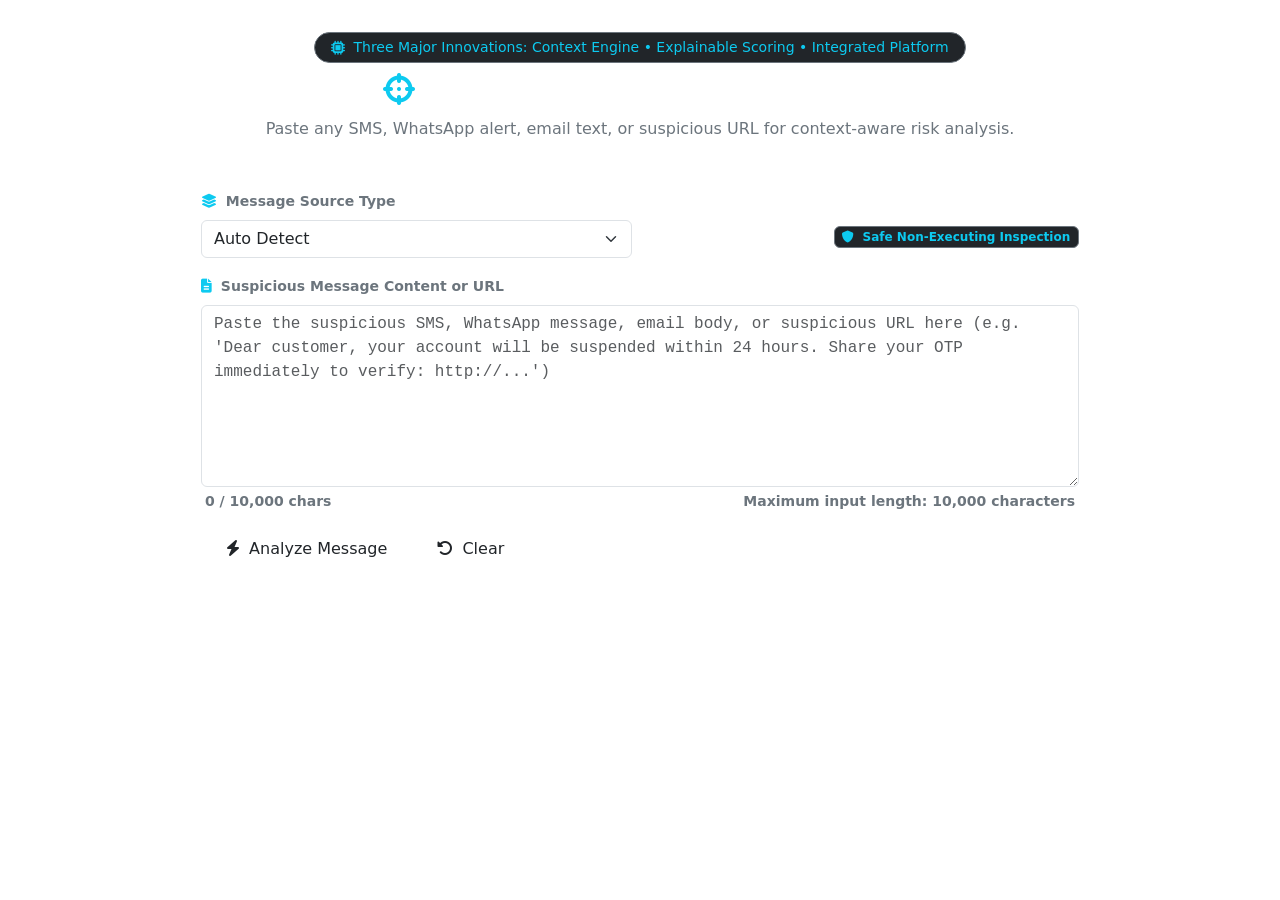
<file: src/main/resources/templates/scanner.html>
<!DOCTYPE html>
<html xmlns:th="http://www.thymeleaf.org" xmlns:sec="http://www.thymeleaf.org/extras/spring-security" lang="en">
<head>
    <meta charset="UTF-8">
    <meta name="viewport" content="width=device-width, initial-scale=1.0">
    <title>Message Scanner - ScamLens Threat Analysis</title>
    <link href="https://cdn.jsdelivr.net/npm/bootstrap@5.3.2/dist/css/bootstrap.min.css" rel="stylesheet">
    <link href="https://cdnjs.cloudflare.com/ajax/libs/font-awesome/6.5.1/css/all.min.css" rel="stylesheet">
    <link rel="stylesheet" th:href="@{/css/styles.css}">
</head>
<body>

<div th:replace="~{fragments/navbar :: navbar}"></div>

<div class="container py-4 my-2">
    <!-- Header -->
    <div class="text-center mb-4">
        <div class="d-inline-flex align-items-center gap-2 mb-2 px-3 py-1 rounded-pill bg-dark border border-secondary text-info small">
            <i class="fa-solid fa-microchip"></i>
            <span>Three Major Innovations: Context Engine &bull; Explainable Scoring &bull; Integrated Platform</span>
        </div>
        <h2 class="text-white fw-bold mb-2">
            <i class="fa-solid fa-crosshairs text-info me-2"></i> Real-Time Threat Scanner
        </h2>
        <p class="text-secondary">Paste any SMS, WhatsApp alert, email text, or suspicious URL for context-aware risk analysis.</p>
    </div>

    <div class="row justify-content-center">
        <div class="col-lg-10">
            <!-- Scanner Card -->
            <div class="cyber-card cyber-card-glow p-4 mb-4">
                <form id="scanForm" onsubmit="event.preventDefault(); executeScan();">
                    <div class="row g-3 align-items-center mb-3">
                        <div class="col-md-6">
                            <label for="sourceType" class="form-label small text-secondary fw-semibold">
                                <i class="fa-solid fa-layer-group text-info me-1"></i> Message Source Type
                            </label>
                            <select id="sourceType" class="form-select">
                                <option value="Auto Detect" selected>Auto Detect</option>
                                <option value="SMS">SMS Message</option>
                                <option value="WhatsApp">WhatsApp</option>
                                <option value="Email">Email Communication</option>
                                <option value="Social Media">Social Media (Telegram / X / FB)</option>
                                <option value="Unknown">Unknown Source</option>
                            </select>
                        </div>
                        <div class="col-md-6 text-md-end pt-md-4">
                            <span class="badge bg-dark border border-secondary text-info">
                                <i class="fa-solid fa-shield me-1"></i> Safe Non-Executing Inspection
                            </span>
                        </div>
                    </div>

                    <div class="mb-3 position-relative">
                        <label for="messageContent" class="form-label small text-secondary fw-semibold">
                            <i class="fa-solid fa-file-lines text-info me-1"></i> Suspicious Message Content or URL
                        </label>
                        <textarea id="messageContent" class="form-control font-monospace" rows="7" 
                                  placeholder="Paste the suspicious SMS, WhatsApp message, email body, or suspicious URL here (e.g. 'Dear customer, your account will be suspended within 24 hours. Share your OTP immediately to verify: http://...')"></textarea>
                        <div class="d-flex justify-content-between align-items-center mt-1 px-1">
                            <small class="text-secondary fw-semibold" id="charCounter">0 / 10,000 chars</small>
                            <small class="text-secondary fw-semibold">Maximum input length: 10,000 characters</small>
                        </div>
                    </div>

                    <!-- Alerts Container -->
                    <div id="alertContainer"></div>

                    <!-- Action Buttons -->
                    <div class="d-flex flex-wrap gap-2 align-items-center">
                        <button type="submit" id="analyzeBtn" class="btn btn-cyber px-4 py-2">
                            <i class="fa-solid fa-bolt me-1"></i> Analyze Message
                        </button>
                        <button type="button" id="clearBtn" class="btn btn-cyber-outline px-3 py-2" onclick="clearScanner()">
                            <i class="fa-solid fa-rotate-left me-1"></i> Clear
                        </button>
                    </div>
                </form>

                <!-- Loading Spinner State -->
                <div id="scanLoading" class="text-center py-5 d-none">
                    <div class="spinner-border text-info mb-3" style="width: 3rem; height: 3rem;" role="status">
                        <span class="visually-hidden">Analyzing...</span>
                    </div>
                    <h5 class="text-white fw-bold">Executing Java Detection Engine</h5>
                    <p class="text-secondary small mb-0">Evaluating context semantics, decomposing link structures, and calculating explainable risk...</p>
                </div>
            </div>

            <!-- Analysis Result Container (Hidden until scanned) -->
            <div id="resultContainer" class="d-none">
                <div class="cyber-card p-4 mb-4">
                    <!-- Result Top Bar -->
                    <div class="d-flex flex-wrap align-items-center justify-content-between gap-3 border-bottom border-secondary pb-3 mb-4">
                        <div>
                            <span class="small text-secondary fw-semibold text-uppercase letter-spacing-1">Analysis Completed</span>
                            <div class="d-flex align-items-center gap-2 mt-1 flex-wrap">
                                <h3 class="text-white fw-bold mb-0">Heuristic Threat Evaluation</h3>
                                <span class="badge bg-dark border border-secondary text-info ms-2" id="detectedLanguageBadge">
                                    <i class="fa-solid fa-language me-1"></i> Language: <strong id="detectedLanguageText">Auto</strong>
                                </span>
                            </div>
                        </div>
                        <div class="d-flex align-items-center gap-3 flex-wrap">
                            <!-- Bilingual Language Toggle -->
                            <div class="btn-group btn-group-sm" role="group" aria-label="Language Selector">
                                <button type="button" class="btn btn-outline-info active" id="btnLangEn" onclick="switchLanguage('en')">
                                    <i class="fa-solid fa-globe me-1"></i> English
                                </button>
                                <button type="button" class="btn btn-outline-info" id="btnLangTa" onclick="switchLanguage('ta')">
                                    <i class="fa-solid fa-language me-1"></i> தமிழ்
                                </button>
                            </div>
                            <div class="d-flex gap-2" id="actionButtonsContainer">
                                <!-- Populated dynamically: Save/PDF buttons -->
                            </div>
                        </div>
                    </div>

                    <!-- Score and Main Level Block -->
                    <div class="row g-4 align-items-center mb-4">
                        <div class="col-md-4 text-center">
                            <div id="scoreCircle" class="score-circle">
                                <span id="scoreNumber" class="score-number">0</span>
                                <span id="scoreLabel" class="score-label">LOW</span>
                            </div>
                            <small class="text-secondary fw-semibold d-block mt-2">Explainable Risk Score (0–100)</small>
                        </div>
                        <div class="col-md-8">
                            <div class="p-3 rounded bg-dark border border-secondary mb-3">
                                <small class="text-secondary fw-semibold d-block mb-1">Identified Scam Categories:</small>
                                <div id="categoriesList" class="mt-1">
                                    <!-- Populated dynamically -->
                                </div>
                            </div>
                            <div id="warningNotice" class="alert alert-info py-2 small d-none" role="alert">
                                <i class="fa-solid fa-shield-halved me-1"></i> <strong>Context Recognized:</strong> This message was evaluated as an official advisory or safety alert warning users not to disclose credentials.
                            </div>
                        </div>
                    </div>

                    <!-- Innovation 1: Context-Aware Intent Evaluation -->
                    <div class="cyber-card p-3 mb-4 bg-dark bg-opacity-50 border border-secondary">
                        <div class="d-flex align-items-center justify-content-between mb-2">
                            <h6 class="text-white fw-bold mb-0">
                                <i class="fa-solid fa-brain text-info me-2"></i> Innovation 1: Context-Aware Intent Evaluation
                            </h6>
                            <span id="intentBadge" class="badge bg-secondary">ANALYZING</span>
                        </div>
                        <p id="intentDescription" class="small text-secondary mb-3"></p>
                        <div class="row g-2 small">
                            <div class="col-md-4">
                                <div class="p-2 rounded bg-dark border border-secondary">
                                    <span class="text-secondary fw-semibold d-block">Negation Detection:</span>
                                    <strong id="negationStatus" class="text-info">None</strong>
                                </div>
                            </div>
                            <div class="col-md-4">
                                <div class="p-2 rounded bg-dark border border-secondary">
                                    <span class="text-secondary fw-semibold d-block">Credential Harvest Target:</span>
                                    <strong id="credentialStatus" class="text-warning">None</strong>
                                </div>
                            </div>
                            <div class="col-md-4">
                                <div class="p-2 rounded bg-dark border border-secondary">
                                    <span class="text-secondary fw-semibold d-block">Action Directives:</span>
                                    <strong id="actionsStatus" class="text-white">None</strong>
                                </div>
                            </div>
                        </div>
                    </div>

                    <!-- Suspicious Phrases Highlight -->
                    <div class="mb-4">
                        <h6 class="text-white fw-bold mb-2">
                            <i class="fa-solid fa-quote-left text-info me-1"></i> Highlighted Suspicious Words and Phrases
                        </h6>
                        <div id="phrasesContainer" class="p-3 rounded bg-dark border border-secondary font-monospace small">
                            <!-- Populated dynamically -->
                        </div>
                    </div>

                    <!-- Innovation 2: Detailed Indicators Table with Weights -->
                    <div class="mb-4">
                        <div class="d-flex justify-content-between align-items-center mb-2">
                            <h6 class="text-white fw-bold mb-0">
                                <i class="fa-solid fa-scale-balanced text-warning me-1"></i> Innovation 2: Explainable Multi-Indicator Scoring Breakdown
                            </h6>
                            <span id="rawVsFinalScore" class="badge bg-dark border border-secondary text-info small"></span>
                        </div>
                        <div class="table-responsive">
                            <table class="table table-cyber align-middle">
                                <thead>
                                    <tr>
                                        <th>Indicator</th>
                                        <th>Category</th>
                                        <th>Matched Text</th>
                                        <th>Weight</th>
                                        <th>Threat Explanation</th>
                                    </tr>
                                </thead>
                                <tbody id="indicatorsTableBody">
                                    <!-- Populated dynamically -->
                                </tbody>
                            </table>
                        </div>
                        <div id="scoreAdjustmentNotice" class="small text-secondary mt-2"></div>
                    </div>

                    <!-- Innovation 3: Combined Passive URL Inspection -->
                    <div class="mb-4">
                        <h6 class="text-white fw-bold mb-2">
                            <i class="fa-solid fa-link text-info me-1"></i> Innovation 3: Passive URL Inspection Results
                        </h6>
                        <div id="urlFindingsContainer">
                            <!-- Populated dynamically -->
                        </div>
                    </div>

                    <!-- Recommended Actions Section -->
                    <div class="mb-3">
                        <h6 class="text-white fw-bold mb-2">
                            <i class="fa-solid fa-list-check text-success me-1"></i> Recommended Cybersecurity Actions
                        </h6>
                        <ul id="recommendationsList" class="list-group list-group-flush cyber-card p-3 small text-secondary">
                            <!-- Populated dynamically -->
                        </ul>
                    </div>
                </div>
            </div>
        </div>
    </div>
</div>

<div th:replace="~{fragments/footer :: footer}"></div>

<script src="https://cdn.jsdelivr.net/npm/bootstrap@5.3.2/dist/js/bootstrap.bundle.min.js"></script>
<script th:src="@{/js/main.js}"></script>

<script th:inline="javascript">
    document.addEventListener('DOMContentLoaded', () => {
        ScamLens.initCharCounter('messageContent', 'charCounter', 10000);

        // Check if demo query param is present
        const urlParams = new URLSearchParams(window.location.search);
        const demoId = urlParams.get('demoId');
        if (demoId) {
            fetch(`/api/demo/samples`)
                .then(res => res.json())
                .then(data => {
                    if (data.success && data.data) {
                        const sample = data.data.find(s => s.id === demoId);
                        if (sample) {
                            document.getElementById('messageContent').value = sample.content;
                            document.getElementById('sourceType').value = sample.sourceType;
                            document.getElementById('messageContent').dispatchEvent(new Event('input'));
                            executeScan();
                        }
                    }
                });
        }
    });

    function clearScanner() {
        document.getElementById('messageContent').value = '';
        document.getElementById('sourceType').value = 'Auto Detect';
        document.getElementById('messageContent').dispatchEvent(new Event('input'));
        document.getElementById('alertContainer').innerHTML = '';
        document.getElementById('resultContainer').classList.add('d-none');
    }

    async function executeScan() {
        const text = document.getElementById('messageContent').value.trim();
        const sourceType = document.getElementById('sourceType').value;
        const alertBox = document.getElementById('alertContainer');
        const loading = document.getElementById('scanLoading');
        const resultContainer = document.getElementById('resultContainer');
        const analyzeBtn = document.getElementById('analyzeBtn');

        alertBox.innerHTML = '';

        if (!text) {
            ScamLens.showAlert('alertContainer', 'Please paste or type suspicious content to analyze.', 'warning');
            return;
        }

        if (text.length > 10000) {
            ScamLens.showAlert('alertContainer', 'Message exceeds 10,000 characters limit.', 'danger');
            return;
        }

        // Show spinner
        loading.classList.remove('d-none');
        resultContainer.classList.add('d-none');
        analyzeBtn.disabled = true;

        try {
            const response = await fetch('/api/analyze', {
                method: 'POST',
                headers: {
                    'Content-Type': 'application/json'
                },
                body: JSON.stringify({ message: text, sourceType: sourceType })
            });

            const resData = await response.json();

            if (!response.ok || !resData.success) {
                throw new Error(resData.message || 'Error occurred while analyzing message.');
            }

            renderScanResult(resData.data);
            resultContainer.classList.remove('d-none');
            resultContainer.scrollIntoView({ behavior: 'smooth', block: 'start' });

        } catch (err) {
            ScamLens.showAlert('alertContainer', err.message, 'danger');
        } finally {
            loading.classList.add('d-none');
            analyzeBtn.disabled = false;
        }
    }

    let currentScanData = null;
    let currentLanguage = 'en';

    function switchLanguage(lang) {
        currentLanguage = lang;
        const btnEn = document.getElementById('btnLangEn');
        const btnTa = document.getElementById('btnLangTa');
        if (lang === 'ta') {
            btnTa.classList.add('active');
            btnEn.classList.remove('active');
        } else {
            btnEn.classList.add('active');
            btnTa.classList.remove('active');
        }
        if (currentScanData) {
            renderBilingualFields(currentScanData, currentLanguage);
            renderPhrasesAndUrls(currentScanData, currentLanguage);
        }
    }

    function renderScanResult(data) {
        currentScanData = data;

        // Set Detected Language
        const detectedLangText = document.getElementById('detectedLanguageText');
        if (data.detectedLanguage) {
            detectedLangText.textContent = data.detectedLanguage;
            if (data.languageCode === 'ta' || (data.detectedLanguage && data.detectedLanguage.includes('Tamil'))) {
                currentLanguage = 'ta';
                document.getElementById('btnLangTa').classList.add('active');
                document.getElementById('btnLangEn').classList.remove('active');
            } else {
                currentLanguage = 'en';
                document.getElementById('btnLangEn').classList.add('active');
                document.getElementById('btnLangTa').classList.remove('active');
            }
        }

        // 1. Score Circle
        const scoreCircle = document.getElementById('scoreCircle');
        const scoreNumber = document.getElementById('scoreNumber');
        const scoreLabel = document.getElementById('scoreLabel');

        scoreNumber.textContent = data.riskScore;
        scoreLabel.textContent = (data.riskLevel || 'LOW').toUpperCase();

        const color = ScamLens.getRiskColor(data.riskLevel);
        scoreCircle.style.borderColor = color;
        scoreCircle.style.color = color;

        // 2. Render Bilingual Dynamic Fields
        renderBilingualFields(data, currentLanguage);

        // 3. Highlighted Phrases & URLs
        renderPhrasesAndUrls(data, currentLanguage);

        // 4. Action Buttons (e.g., Download PDF if stored)
        const btnBox = document.getElementById('actionButtonsContainer');
        btnBox.innerHTML = '';
        if (data.id) {
            btnBox.innerHTML = `
                <a href="/api/report/${data.id}/pdf" class="btn btn-sm btn-outline-danger" target="_blank">
                    <i class="fa-solid fa-file-pdf me-1"></i> Download PDF
                </a>
                <a href="/result/${data.id}" class="btn btn-sm btn-outline-info">
                    <i class="fa-solid fa-file-lines me-1"></i> Full Report
                </a>
            `;
        }
    }

    function renderPhrasesAndUrls(data, lang) {
        // Highlighted Phrases
        const phrasesBox = document.getElementById('phrasesContainer');
        if (data.suspiciousPhrases && data.suspiciousPhrases.length > 0) {
            phrasesBox.innerHTML = data.suspiciousPhrases.map(p => 
                `<span class="highlight-phrase me-2 d-inline-block mb-1">${escapeHtml(p)}</span>`
            ).join(' ');
        } else {
            phrasesBox.innerHTML = `<span class="text-secondary">${lang === 'ta' ? 'சந்தேகத்திற்கிடமான சொற்றொடர்கள் எதுவும் கண்டறியப்படவில்லை.' : 'No explicit suspicious phrase patterns detected.'}</span>`;
        }

        // Passive URL Inspection
        const urlBox = document.getElementById('urlFindingsContainer');
        urlBox.innerHTML = '';
        if (data.urlFindings && data.urlFindings.length > 0) {
            let urlHtml = '<div class="table-responsive"><table class="table table-cyber align-middle"><thead><tr><th>Target URL</th><th>Status</th><th>Inspection Findings</th></tr></thead><tbody>';
            data.urlFindings.forEach(uf => {
                const badge = uf.suspicious ? '<span class="badge-risk-critical">SUSPICIOUS</span>' : '<span class="badge-risk-low">LOW RISK</span>';
                const reasons = (uf.reasons && uf.reasons.length > 0) ? uf.reasons.join('<br>') : (lang === 'ta' ? 'அசாதாரண பண்புகள் எதுவும் கண்டறியப்படவில்லை' : 'No anomalous characteristics detected');
                urlHtml += `<tr>
                    <td><code class="text-info">${escapeHtml(uf.originalUrl)}</code></td>
                    <td>${badge}</td>
                    <td class="small text-secondary">${reasons}</td>
                </tr>`;
            });
            urlHtml += '</tbody></table></div>';
            urlBox.innerHTML = urlHtml;
        } else {
            urlBox.innerHTML = `<p class="small text-secondary mb-0"><i class="fa-solid fa-info-circle me-1"></i> ${lang === 'ta' ? 'இச்செய்தியில் இணைப்புகள் (URL) எதுவும் இல்லை.' : 'No URLs identified in this message.'}</p>`;
        }
    }

    function renderBilingualFields(data, lang) {
        // Categories
        const catContainer = document.getElementById('categoriesList');
        catContainer.innerHTML = '';
        const cats = (lang === 'ta' && data.categoriesTa && data.categoriesTa.length > 0) ? data.categoriesTa : data.categories;
        if (cats && cats.length > 0) {
            cats.forEach(cat => {
                const span = document.createElement('span');
                span.className = 'category-tag me-2 mb-2 d-inline-block';
                span.textContent = cat;
                catContainer.appendChild(span);
                catContainer.appendChild(document.createTextNode(' '));
            });
        } else {
            catContainer.innerHTML = `<span class="text-secondary small">${lang === 'ta' ? 'குறிப்பிட்ட மோசடி வகைகள் பொருந்தவில்லை.' : 'No specific scam categories matched.'}</span>`;
        }

        // Warning Context Notice
        const warnNotice = document.getElementById('warningNotice');
        if (data.warningContext) {
            warnNotice.classList.remove('d-none');
            warnNotice.innerHTML = lang === 'ta'
                ? '<i class="fa-solid fa-shield-halved me-1"></i> <strong>சூழ்நிலை அங்கீகரிக்கப்பட்டது:</strong> இச்செய்தி அங்கீகரிக்கப்பட்ட அதிகாரப்பூர்வ பாதுகாப்பு எச்சரிக்கையாக மதிப்பிடப்பட்டுள்ளது. ரகசிய விவரங்களைப் பகிர வேண்டாம் என எச்சரிக்கிறது.'
                : '<i class="fa-solid fa-shield-halved me-1"></i> <strong>Context Recognized:</strong> This message was evaluated as an official advisory or safety alert warning users not to disclose credentials.';
        } else {
            warnNotice.classList.add('d-none');
        }

        // Innovation 1: Context Evaluation Card
        const intentBadge = document.getElementById('intentBadge');
        const intentDesc = document.getElementById('intentDescription');
        const negStatus = document.getElementById('negationStatus');
        const credStatus = document.getElementById('credentialStatus');
        const actStatus = document.getElementById('actionsStatus');

        if (data.contextEvaluation) {
            const ctx = data.contextEvaluation;
            let badgeClass = 'bg-secondary';
            if (ctx.intentType === 'LEGITIMATE_WARNING') badgeClass = 'bg-success';
            else if (ctx.intentType === 'ACTIVE_SCAM_REQUEST') badgeClass = 'bg-danger';
            else if (ctx.intentType === 'SUSPICIOUS_DEMAND') badgeClass = 'bg-warning text-dark';
            else badgeClass = 'bg-info text-dark';

            intentBadge.className = `badge ${badgeClass} text-uppercase px-2 py-1`;
            intentBadge.textContent = (lang === 'ta' && ctx.intentTypeTa) ? ctx.intentTypeTa : (ctx.intentType || '').replace(/_/g, ' ');
            intentDesc.textContent = (lang === 'ta' && ctx.intentDescriptionTa) ? ctx.intentDescriptionTa : (ctx.intentDescription || '');

            if (ctx.negationDetected) {
                negStatus.textContent = (Array.isArray(ctx.negationPhrases) && ctx.negationPhrases.length > 0) ? ctx.negationPhrases.join(', ') : (lang === 'ta' ? 'கண்டறியப்பட்டது (பாதுகாப்பு)' : 'Detected');
            } else {
                negStatus.textContent = lang === 'ta' ? 'எதுவுமில்லை' : 'None Detected';
            }

            const creds = (data.credentialTargets && data.credentialTargets.length > 0)
                ? data.credentialTargets
                : (ctx.requestedCredentials && ctx.requestedCredentials.length > 0 ? ctx.requestedCredentials : null);
            if (creds && creds.length > 0) {
                credStatus.textContent = Array.isArray(creds) ? creds.join(', ') : creds;
            } else {
                credStatus.textContent = lang === 'ta' ? 'கோரிக்கை இல்லை' : 'None Requested';
            }

            const acts = (data.actionDirectives && data.actionDirectives.length > 0)
                ? data.actionDirectives
                : (ctx.suspiciousActionsIdentified && ctx.suspiciousActionsIdentified.length > 0 ? ctx.suspiciousActionsIdentified : null);
            if (acts && acts.length > 0) {
                actStatus.textContent = Array.isArray(acts) ? acts.join('; ') : acts;
            } else {
                actStatus.textContent = lang === 'ta' ? 'கட்டளைகள் ஏதுமில்லை' : 'None Identified';
            }
        } else {
            intentBadge.textContent = data.warningContext ? (lang === 'ta' ? 'பாதுகாப்பு எச்சரிக்கை' : 'LEGITIMATE WARNING') : (lang === 'ta' ? 'வழக்கமான மதிப்பீடு' : 'STANDARD EVALUATION');
            intentDesc.textContent = lang === 'ta' ? 'விதி அடிப்படையிலான சூழ்நிலை மதிப்பீடு செயல்படுத்தப்பட்டது.' : 'Rule-based contextual evaluation executed.';
        }

        // Innovation 2: Indicators Breakdown Table
        const tableBody = document.getElementById('indicatorsTableBody');
        const rawScoreBadge = document.getElementById('rawVsFinalScore');
        const scoreAdjustNotice = document.getElementById('scoreAdjustmentNotice');
        tableBody.innerHTML = '';

        if (data.scoreBreakdown && data.scoreBreakdown.contributions && data.scoreBreakdown.contributions.length > 0) {
            rawScoreBadge.textContent = `${lang === 'ta' ? 'மூல எடை' : 'Raw Weight'}: ${data.scoreBreakdown.rawTotalScore} pts → ${lang === 'ta' ? 'இறுதி மதிப்பெண்' : 'Final Score'}: ${data.scoreBreakdown.finalScore}/100`;
            data.scoreBreakdown.contributions.forEach(contrib => {
                const tr = document.createElement('tr');
                const nameText = (lang === 'ta' && contrib.nameTa) ? contrib.nameTa : contrib.name;
                const catText = (lang === 'ta' && contrib.categoryTa) ? contrib.categoryTa : contrib.category;
                const expText = (lang === 'ta' && contrib.impactExplanationTa) ? contrib.impactExplanationTa : contrib.impactExplanation;
                tr.innerHTML = `
                    <td class="fw-bold text-white">${escapeHtml(nameText)}</td>
                    <td><span class="badge bg-dark border border-secondary text-info">${escapeHtml(catText)}</span></td>
                    <td><code class="text-warning">${escapeHtml(contrib.matchedPhrase || 'N/A')}</code></td>
                    <td><span class="badge bg-primary">+${contrib.weight} pts</span></td>
                    <td class="small text-secondary">${escapeHtml(expText)}</td>
                `;
                tableBody.appendChild(tr);
            });

            let notices = [];
            const adjNotice = (lang === 'ta' && data.scoreBreakdown.contextAdjustmentTa) ? data.scoreBreakdown.contextAdjustmentTa : data.scoreBreakdown.contextAdjustment;
            if (adjNotice) {
                notices.push(`<i class="fa-solid fa-circle-info text-info me-1"></i> ${escapeHtml(adjNotice)}`);
            }
            const caps = (lang === 'ta' && data.scoreBreakdown.categoryCapsAppliedTa && data.scoreBreakdown.categoryCapsAppliedTa.length > 0) ? data.scoreBreakdown.categoryCapsAppliedTa : data.scoreBreakdown.categoryCapsApplied;
            if (caps && caps.length > 0) {
                caps.forEach(c => {
                    notices.push(`<i class="fa-solid fa-shield text-warning me-1"></i> ${escapeHtml(c)}`);
                });
            }
            scoreAdjustNotice.innerHTML = notices.join('<br>');
        } else if (data.indicators && data.indicators.length > 0) {
            data.indicators.forEach(ind => {
                const tr = document.createElement('tr');
                const nameText = (lang === 'ta' && ind.nameTa) ? ind.nameTa : ind.name;
                const catText = (lang === 'ta' && ind.categoryTa) ? ind.categoryTa : ind.category;
                const expText = (lang === 'ta' && ind.explanationTa) ? ind.explanationTa : ind.explanation;
                tr.innerHTML = `
                    <td class="fw-bold text-white">${escapeHtml(nameText)}</td>
                    <td><span class="badge bg-dark border border-secondary text-info">${escapeHtml(catText)}</span></td>
                    <td><code class="text-warning">${escapeHtml(ind.matchedPhrase || 'N/A')}</code></td>
                    <td><span class="badge bg-primary">+${ind.weight} pts</span></td>
                    <td class="small text-secondary">${escapeHtml(expText)}</td>
                `;
                tableBody.appendChild(tr);
            });
            scoreAdjustNotice.innerHTML = '';
        } else {
            tableBody.innerHTML = `
                <tr>
                    <td colspan="5" class="text-center text-secondary py-3">
                        <i class="fa-solid fa-check-circle text-success me-1"></i> ${lang === 'ta' ? 'அதிக ஆபத்துள்ள குறிகாட்டிகள் எதுவும் கண்டறியப்படவில்லை.' : 'No high-risk indicators detected in message body.'}
                    </td>
                </tr>
            `;
            scoreAdjustNotice.innerHTML = '';
        }

        // Recommendations
        const recList = document.getElementById('recommendationsList');
        recList.innerHTML = '';
        const recs = (lang === 'ta' && data.recommendationsTa && data.recommendationsTa.length > 0) ? data.recommendationsTa : data.recommendations;
        if (recs && recs.length > 0) {
            recs.forEach(r => {
                const li = document.createElement('li');
                li.className = 'list-group-item bg-transparent text-secondary border-0 ps-0 pb-1';
                li.innerHTML = `<i class="fa-solid fa-shield-halved text-info me-2"></i> ${escapeHtml(r)}`;
                recList.appendChild(li);
            });
        }
    }

    function escapeHtml(text) {
        if (!text) return '';
        return text
            .replace(/&/g, "&amp;")
            .replace(/</g, "&lt;")
            .replace(/>/g, "&gt;")
            .replace(/"/g, "&quot;")
            .replace(/'/g, "&#039;");
    }
</script>
</body>
</html>
</file>
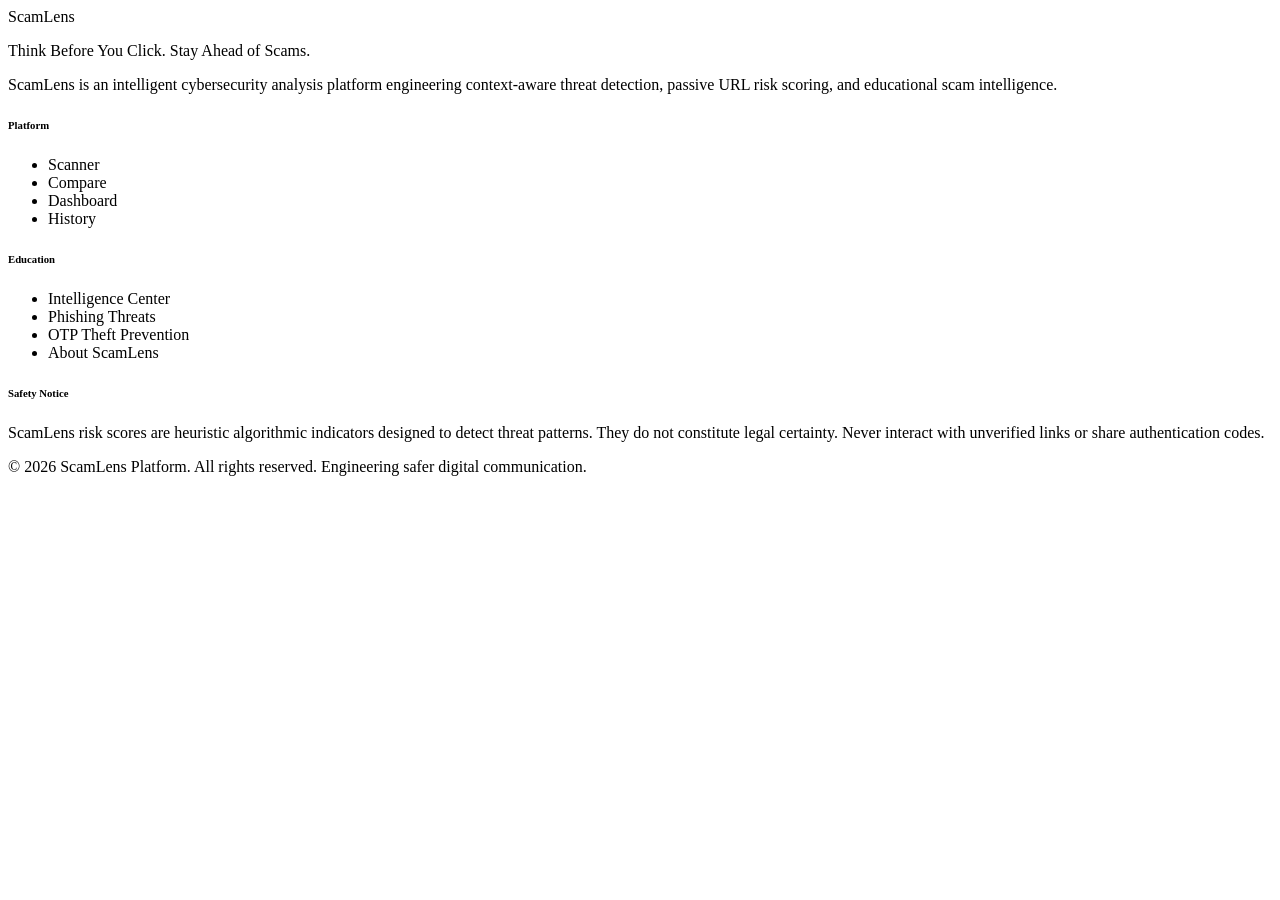
<file: src/main/resources/templates/fragments/footer.html>
<!DOCTYPE html>
<html xmlns:th="http://www.thymeleaf.org">
<body>
<footer th:fragment="footer" class="footer-custom">
    <div class="container">
        <div class="row g-4 mb-4">
            <div class="col-lg-4 col-md-6">
                <div class="d-flex align-items-center gap-2 mb-3">
                    <span class="brand-icon"><i class="fa-solid fa-shield-halved"></i></span>
                    <span class="h5 mb-0 text-white fw-bold">Scam<span style="color: var(--accent-cyan);">Lens</span></span>
                </div>
                <p class="small text-secondary fw-semibold mb-2">
                    Think Before You Click. Stay Ahead of Scams.
                </p>
                <p class="small text-secondary mb-0">
                    ScamLens is an intelligent cybersecurity analysis platform engineering context-aware threat detection, passive URL risk scoring, and educational scam intelligence.
                </p>
            </div>
            <div class="col-lg-2 col-md-6 col-6">
                <h6 class="text-white fw-bold mb-3">Platform</h6>
                <ul class="list-unstyled small">
                    <li class="mb-2"><a th:href="@{/scanner}" class="footer-link">Scanner</a></li>
                    <li class="mb-2"><a th:href="@{/compare}" class="footer-link">Compare</a></li>
                    <li class="mb-2"><a th:href="@{/dashboard}" class="footer-link">Dashboard</a></li>
                    <li class="mb-2"><a th:href="@{/history}" class="footer-link">History</a></li>
                </ul>
            </div>
            <div class="col-lg-2 col-md-6 col-6">
                <h6 class="text-white fw-bold mb-3">Education</h6>
                <ul class="list-unstyled small">
                    <li class="mb-2"><a th:href="@{/awareness}" class="footer-link">Intelligence Center</a></li>
                    <li class="mb-2"><a th:href="@{/awareness#phishing}" class="footer-link">Phishing Threats</a></li>
                    <li class="mb-2"><a th:href="@{/awareness#otp-scams}" class="footer-link">OTP Theft Prevention</a></li>
                    <li class="mb-2"><a th:href="@{/about}" class="footer-link">About ScamLens</a></li>
                </ul>
            </div>
            <div class="col-lg-4 col-md-6">
                <h6 class="text-white fw-bold mb-3">Safety Notice</h6>
                <p class="small text-secondary mb-0">
                    ScamLens risk scores are heuristic algorithmic indicators designed to detect threat patterns. They do not constitute legal certainty. Never interact with unverified links or share authentication codes.
                </p>
            </div>
        </div>
        <div class="border-top border-secondary pt-3 text-center small text-secondary">
            <p class="mb-0 text-secondary">&copy; <span th:text="${#calendars.format(#calendars.createNow(), 'yyyy')}">2026</span> ScamLens Platform. All rights reserved. Engineering safer digital communication.</p>
        </div>
    </div>
</footer>
</body>
</html>
</file>
